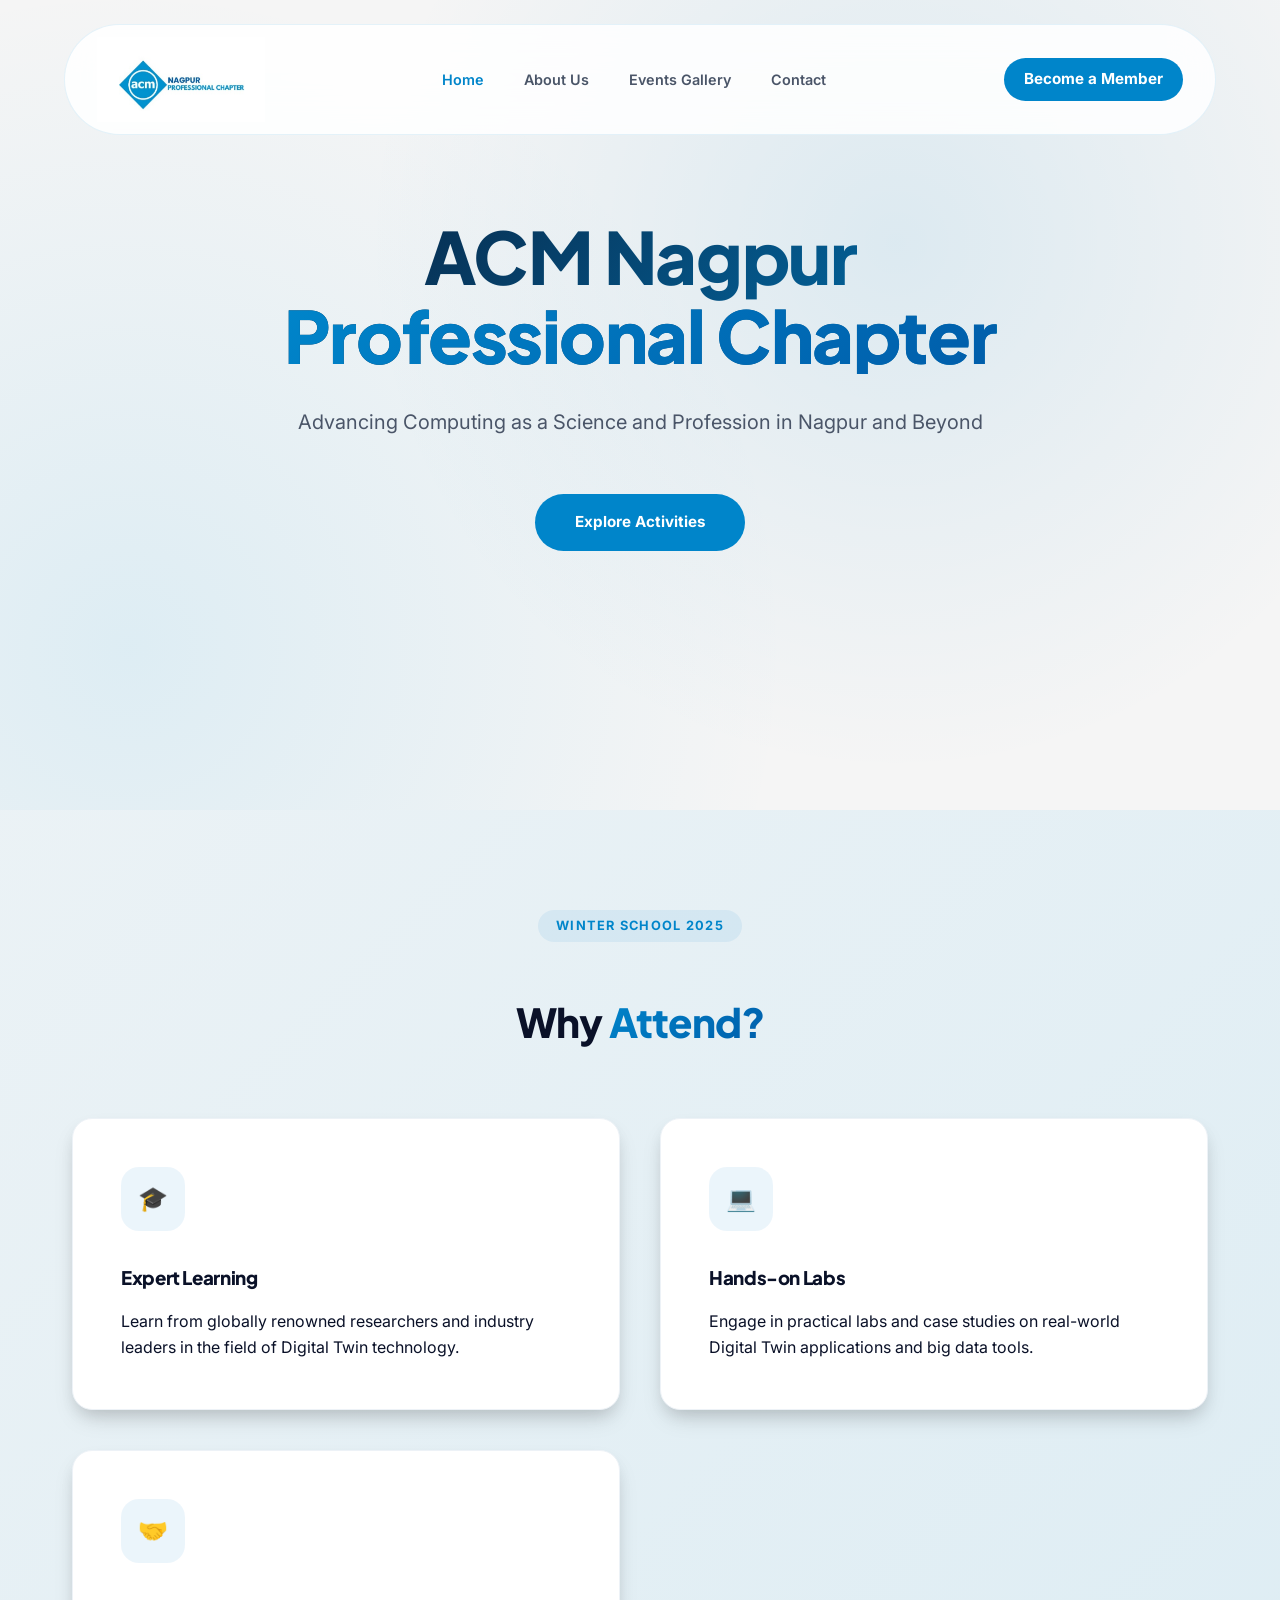
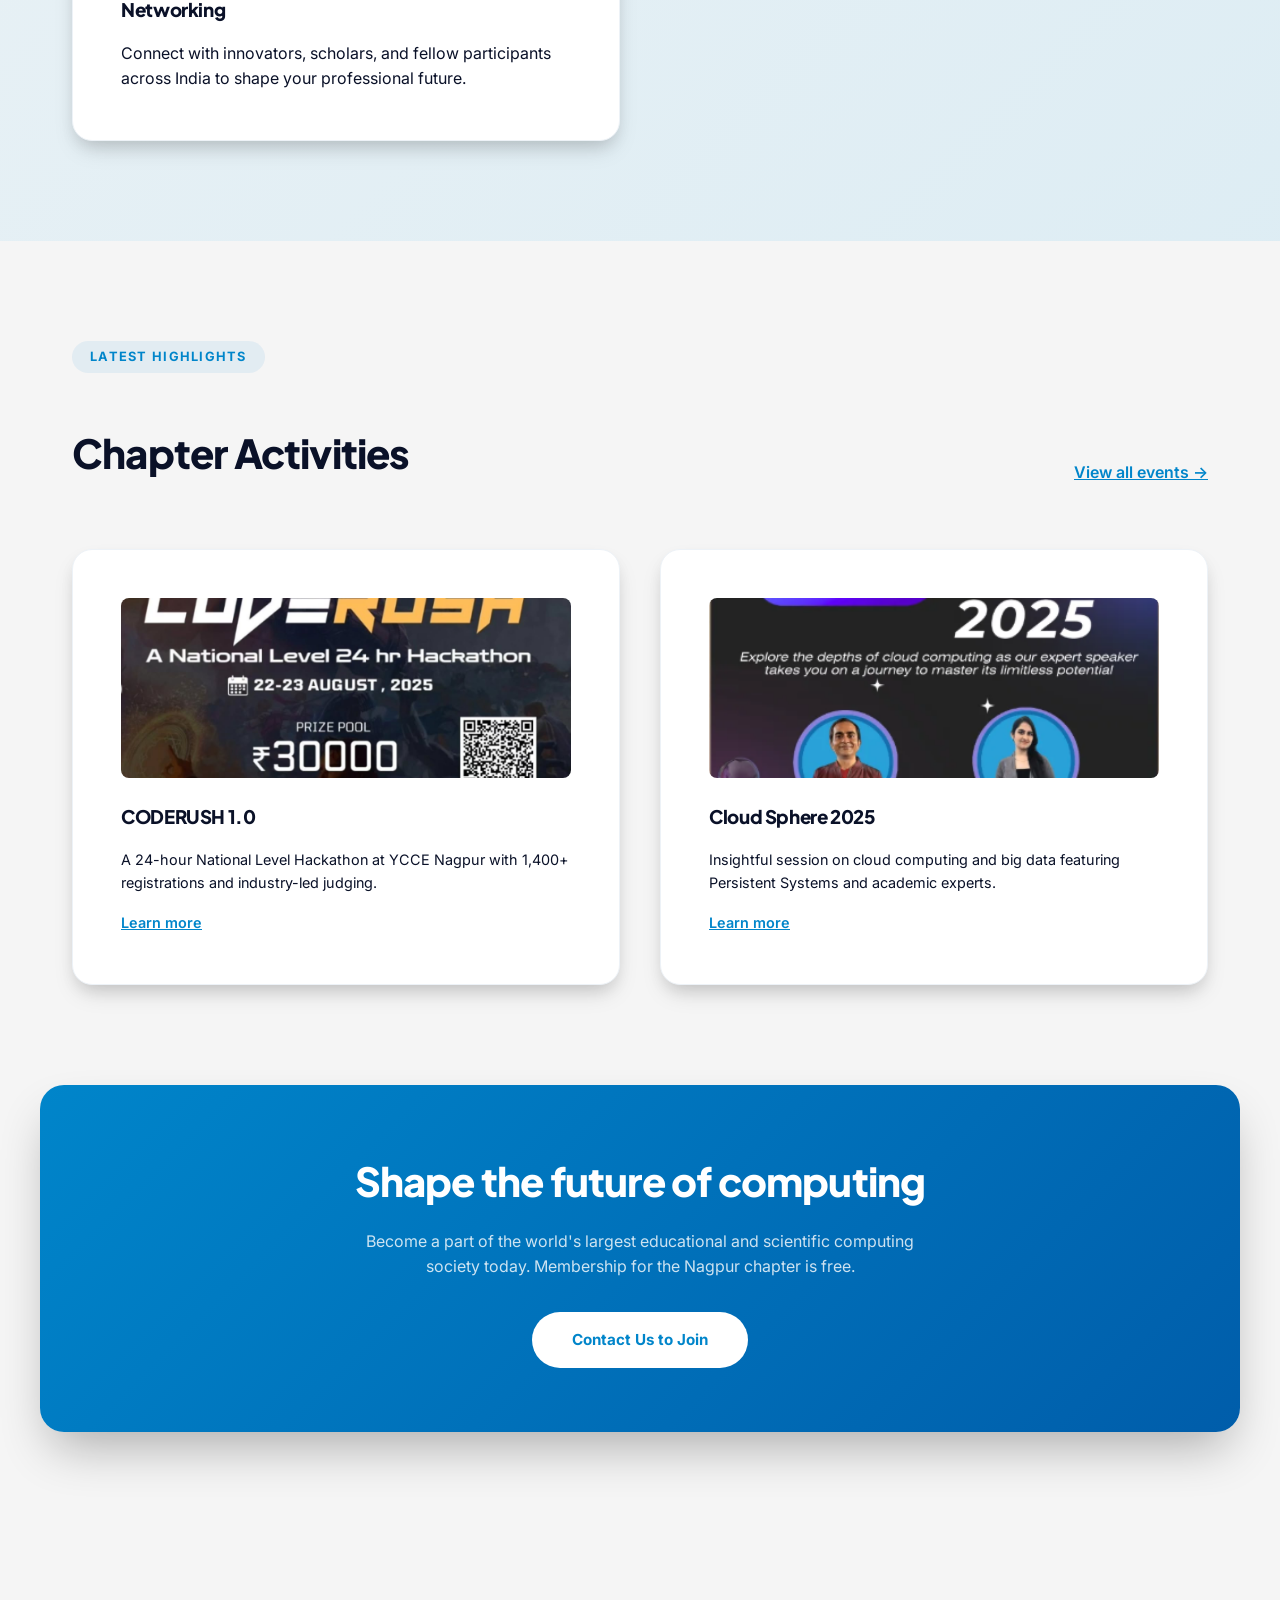
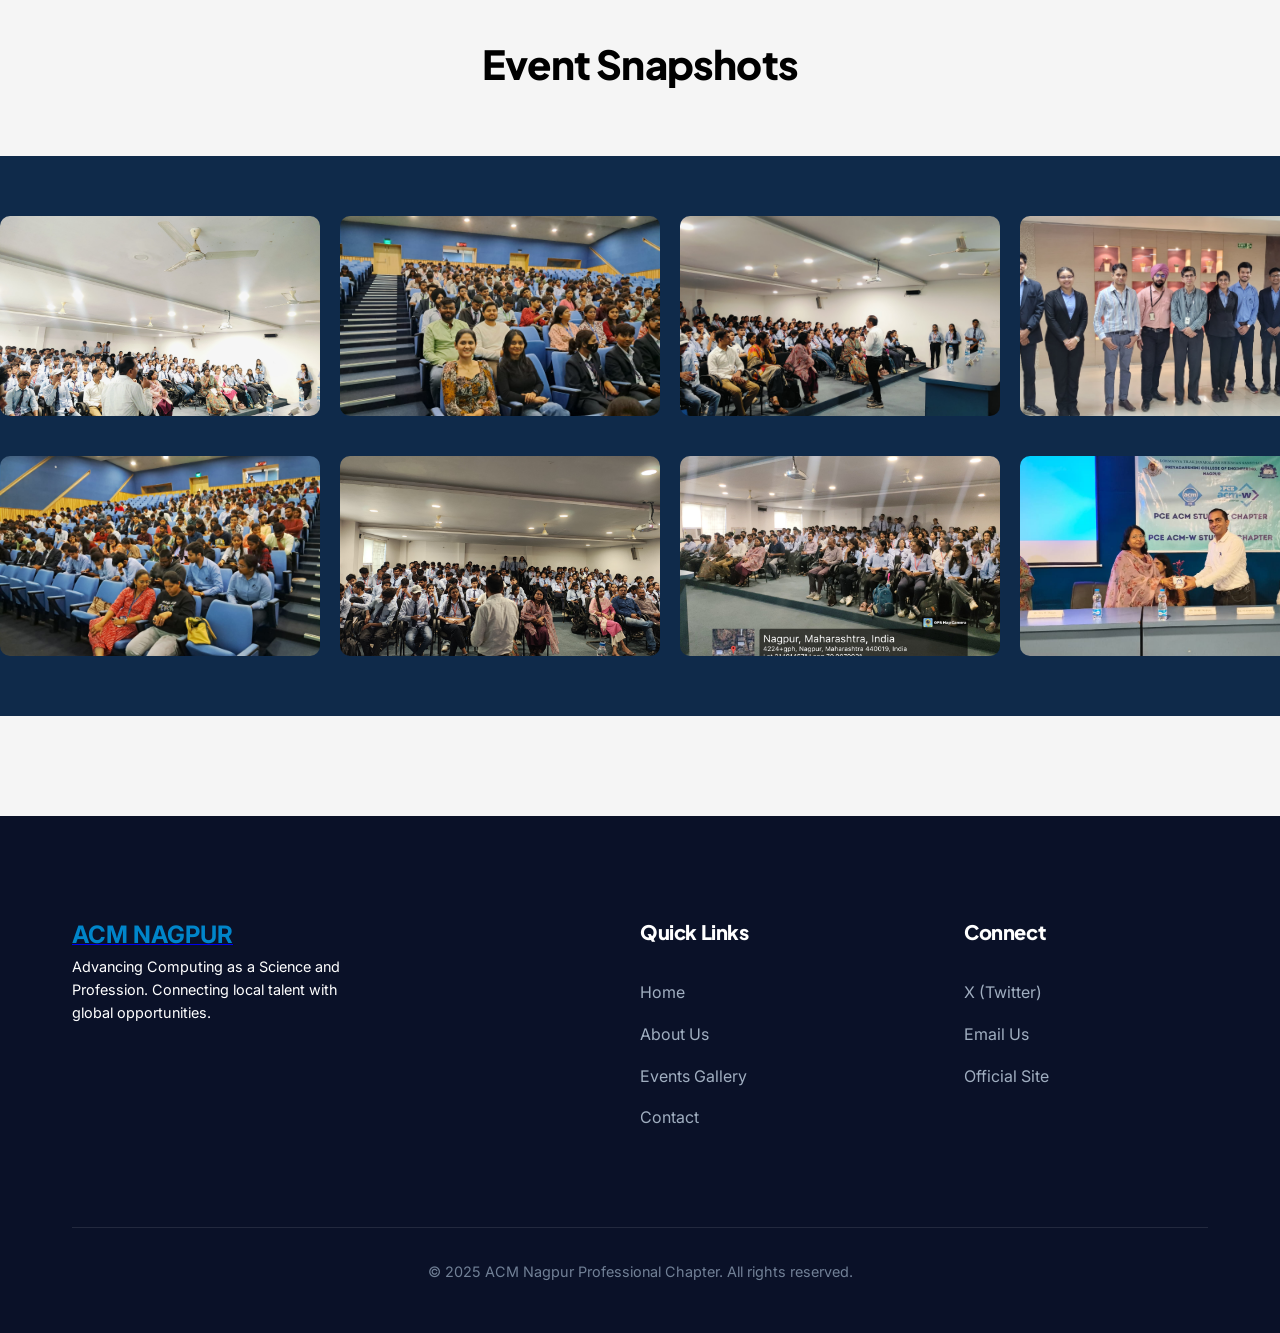
<file: index.html>
<!DOCTYPE html>
<html lang="en">
<head>
    <meta charset="UTF-8">
    <meta name="viewport" content="width=device-width, initial-scale=1.0">
    <title>ACM Nagpur | Advancing Computing as a Science & Profession</title>
    <meta name="description" content="Official website of ACM Nagpur Professional Chapter. Join us in engineering the future.">
    <link rel="stylesheet" href="styles.css">
</head>
<body>
    <nav class="nav">
        <div class="nav-container">
            <a href="index.html" class="logo-link" style="display: flex; align-items: center; text-decoration: none; overflow: visible;">
                <img src="images/acm_logo.png" alt="ACM Nagpur Logo" style="height: 85px; width: auto; display: block;">
            </a>
            <div class="nav-links">
                <a href="index.html" class="active">Home</a>
                <a href="about.html">About Us</a>
                <a href="events.html">Events Gallery</a>
                <a href="contact.html">Contact</a>
                <a href="contact.html" class="btn btn-primary mobile-only" style="margin-top: 1rem; display: none;">Become a Member</a>
            </div>
            <a href="contact.html" class="btn btn-primary" style="padding: 0.6rem 1.25rem;">Become a Member</a>
            <div class="menu-toggle" id="mobile-menu">
                <span></span>
                <span></span>
                <span></span>
            </div>
        </div>
    </nav>

    <header class="hero" style="background: radial-gradient(circle at 70% 30%, rgba(0, 133, 202, 0.1) 0%, rgba(255, 255, 255, 0) 50%), radial-gradient(circle at 10% 80%, rgba(14, 165, 233, 0.1) 0%, rgba(255, 255, 255, 0) 50%);">
        <div class="container">
            <h1 style="margin-top: 1rem;">ACM Nagpur<br><span class="premium-text">Professional Chapter</span></h1>
            <p>Advancing Computing as a Science and Profession in Nagpur and Beyond</p>
            <div style="display: flex; gap: 1rem; justify-content: center;">

                <a href="#activities" class="btn btn-primary">Explore Activities</a>
            </div>
        </div>
    </header>

    <section class="section section-gradient">
        <div class="container">
            <div style="text-align: center; margin-bottom: 4rem;">
                <span class="badge">Winter School 2025</span>
                <h2 style="font-size: 2.5rem; margin-top: 1rem;">Why <span class="premium-text">Attend?</span></h2>
            </div>
            <div class="card-grid">
                <div class="card">
                    <div class="icon-circle">🎓</div>
                    <h3>Expert Learning</h3>
                    <p style="color: var(--text-muted); margin-top: 1rem;">Learn from globally renowned researchers and industry leaders in the field of Digital Twin technology.</p>
                </div>
                <div class="card">
                    <div class="icon-circle">💻</div>
                    <h3>Hands-on Labs</h3>
                    <p style="color: var(--text-muted); margin-top: 1rem;">Engage in practical labs and case studies on real-world Digital Twin applications and big data tools.</p>
                </div>
                <div class="card">
                    <div class="icon-circle">🤝</div>
                    <h3>Networking</h3>
                    <p style="color: var(--text-muted); margin-top: 1rem;">Connect with innovators, scholars, and fellow participants across India to shape your professional future.</p>
                </div>
            </div>
        </div>
    </section>

    <section id="activities" class="section">
        <div class="container">
            <div style="display: flex; justify-content: space-between; align-items: flex-end; margin-bottom: 3rem;">
                <div>
                    <span class="badge">Latest Highlights</span>
                    <h2 style="font-size: 2.5rem; margin-top: 1rem;">Chapter Activities</h2>
                </div>
                <a href="events.html" style="color: var(--primary); font-weight: 600;">View all events →</a>
            </div>
            
            <div class="card-grid">
                <div class="card">
                    <div style="margin-bottom: 1.5rem; background: #f1f5f9; border-radius: 8px; height: 180px; display: flex; align-items: center; justify-content: center; overflow: hidden;">
                        <img src="images/YCCE-acm.png" alt="CodeRush" style="width: 100%; height: 100%; object-fit: cover;" onerror="this.src='https://via.placeholder.com/400x200?text=CODERUSH+1.0'">
                    </div>
                    <h3>CODERUSH 1.0</h3>
                    <p style="color: var(--text-muted); font-size: 0.9rem; margin: 1rem 0;">A 24-hour National Level Hackathon at YCCE Nagpur with 1,400+ registrations and industry-led judging.</p>
                    <a href="events.html" style="color: var(--primary); font-weight: 600; font-size: 0.9rem;">Learn more</a>
                </div>

                <div class="card">
                    <div style="margin-bottom: 1.5rem; background: #f1f5f9; border-radius: 8px; height: 180px; display: flex; align-items: center; justify-content: center; overflow: hidden;">
                        <img src="images/JIT_acm.png" alt="Cloud Sphere" style="width: 100%; height: 100%; object-fit: cover;" onerror="this.src='https://via.placeholder.com/400x200?text=Cloud+Sphere+2025'">
                    </div>
                    <h3>Cloud Sphere 2025</h3>
                    <p style="color: var(--text-muted); font-size: 0.9rem; margin: 1rem 0;">Insightful session on cloud computing and big data featuring Persistent Systems and academic experts.</p>
                    <a href="events.html" style="color: var(--primary); font-weight: 600; font-size: 0.9rem;">Learn more</a>
                </div>
            </div>
        </div>
    </section>


    <section class="section" style="padding: 0; margin-bottom: 100px;">
        <div class="container" style="background: var(--premium-blue-gradient); border-radius: 24px; padding: 4rem; text-align: center; color: white; box-shadow: var(--shadow-lg);">
            <h2 style="color: white; font-size: 2.5rem; margin-bottom: 1rem;">Shape the future of computing</h2>
            <p style="color: rgba(255,255,255,0.8); margin-bottom: 2rem; max-width: 600px; margin-left: auto; margin-right: auto;">Become a part of the world's largest educational and scientific computing society today. Membership for the Nagpur chapter is free.</p>
            <a href="contact.html" class="btn btn-outline" style="background: white; color: var(--primary); border: none; font-weight: 700;">Contact Us to Join</a>
        </div>
    </section>

    <section class="section_event_gallery">

    <h2 class="event-gallery-title">Event Snapshots</h2>

    <div class="gallery-wrapper">

        <!-- Row 1 -->
        <div class="gallery-row row-left">

            <div class="gallery-track">

                <img src="images/image1.jpg" class="gallery-img">
                <img src="images/image2.jpg" class="gallery-img">
                <img src="images/image3.jpg" class="gallery-img">
                <img src="images/image4.jpg" class="gallery-img">
                <img src="images/image5.jpg" class="gallery-img">
                <img src="images/image6.jpg" class="gallery-img">
                <img src="images/image8.jpg" class="gallery-img">
                <img src="images/image9.jpg" class="gallery-img">
                <img src="images/image10.jpg" class="gallery-img">
                <img src="images/Persistent_visit.jpg" class="gallery-img">
                <img src="images/RBU.jpg" class="gallery-img">
                <img src="images/Winter_school.jpg" class="gallery-img">


                <!-- duplicate for seamless scroll -->
                <img src="images/image1.jpg" class="gallery-img">
                <img src="images/image2.jpg" class="gallery-img">
                <img src="images/image3.jpg" class="gallery-img">
                <img src="images/image4.jpg" class="gallery-img">
                <img src="images/image5.jpg" class="gallery-img">
                <img src="images/image6.jpg" class="gallery-img">
                <img src="images/image8.jpg" class="gallery-img">
                <img src="images/image9.jpg" class="gallery-img">
                <img src="images/image10.jpg" class="gallery-img">
                <img src="images/Persistent_visit.jpg" class="gallery-img">
                <img src="images/RBU.jpg" class="gallery-img">
                <img src="images/Winter_school.jpg" class="gallery-img">






            </div>

        </div>


        <!-- Row 2 -->
        <div class="gallery-row row-right">

            <div class="gallery-track">

                <img src="images/image11.jpg" class="gallery-img">
                <img src="images/image12.jpg" class="gallery-img">
                <img src="images/image13.jpg" class="gallery-img">
                <img src="images/image14.jpg" class="gallery-img">
                <img src="images/image15.jpg" class="gallery-img">
                <img src="images/image16.jpg" class="gallery-img">
                <img src="images/image17.jpg" class="gallery-img">
                <img src="images/image18.jpg" class="gallery-img">
                <img src="images/image19.jpg" class="gallery-img">
                <img src="images/image20.jpg" class="gallery-img">
                <img src="images/Winter_school1.jpg" class="gallery-img">
                <img src="images/RBU1.jpg" class="gallery-img">
                <img src="images/RBU2.jpg" class="gallery-img">


                <!-- duplicate -->
                <img src="images/image11.jpg" class="gallery-img">
                <img src="images/image12.jpg" class="gallery-img">
                <img src="images/image13.jpg" class="gallery-img">
                <img src="images/image14.jpg" class="gallery-img">
                <img src="images/image15.jpg" class="gallery-img">
                <img src="images/image16.jpg" class="gallery-img">
                <img src="images/image17.jpg" class="gallery-img">
                <img src="images/image18.jpg" class="gallery-img">
                <img src="images/image19.jpg" class="gallery-img">
                <img src="images/image20.jpg" class="gallery-img">
                <img src="images/Winter_school1.jpg" class="gallery-img">
                <img src="images/RBU1.jpg" class="gallery-img">
                <img src="images/RBU2.jpg" class="gallery-img">

            </div>

        </div>

    </div>

</section>


    <footer class="footer">
        <div class="container">
            <div class="footer-top">
                <div class="footer-column" style="max-width: 300px;">
                    <a href="index.html" class="logo-link" style="margin-bottom: 1.5rem;">
                        <span style="font-weight: 700; color: var(--primary); font-size: 1.5rem;">ACM NAGPUR</span>
                    </a>
                    <p style="color: var(--text-muted); font-size: 0.9rem;">Advancing Computing as a Science and Profession. Connecting local talent with global opportunities.</p>
                </div>
                <div class="footer-column">
                    <h4>Quick Links</h4>
                    <ul class="footer-links">
                        <li><a href="index.html">Home</a></li>
                        <li><a href="about.html">About Us</a></li>
                        <li><a href="events.html">Events Gallery</a></li>
                        <li><a href="contact.html">Contact</a></li>
                    </ul>
                </div>
                <div class="footer-column">
                    <h4>Connect</h4>
                    <ul class="footer-links">
                        <li><a href="https://x.com/NagpurACM" target="_blank">X (Twitter)</a></li>
                        <li><a href="mailto:nagpur_acm@gmail.com">Email Us</a></li>
                        <li><a href="https://nagpur.acm.org/wp/" target="_blank">Official Site</a></li>
                    </ul>
                </div>
            </div>
            <div class="footer-bottom">
                <p>&copy; 2025 ACM Nagpur Professional Chapter. All rights reserved.</p>
            </div>
        </div>
    </footer>

    <script src="script.js"></script>
    <div class="image-modal" id="imageModal">
    <span class="close-modal">&times;</span>
    <img class="modal-image" id="modalImage">
</div>

<script>

const modal = document.getElementById("imageModal");
const modalImg = document.getElementById("modalImage");
const images = document.querySelectorAll(".gallery-img");
const closeBtn = document.querySelector(".close-modal");

images.forEach(img => {
    img.addEventListener("click", function(){
        modal.style.display = "flex";
        modalImg.src = this.src;
    });
});

closeBtn.onclick = function(){
    modal.style.display = "none";
}

modal.onclick = function(e){
    if(e.target === modal){
        modal.style.display = "none";
    }
}

</script>
</body>
</html>
</file>
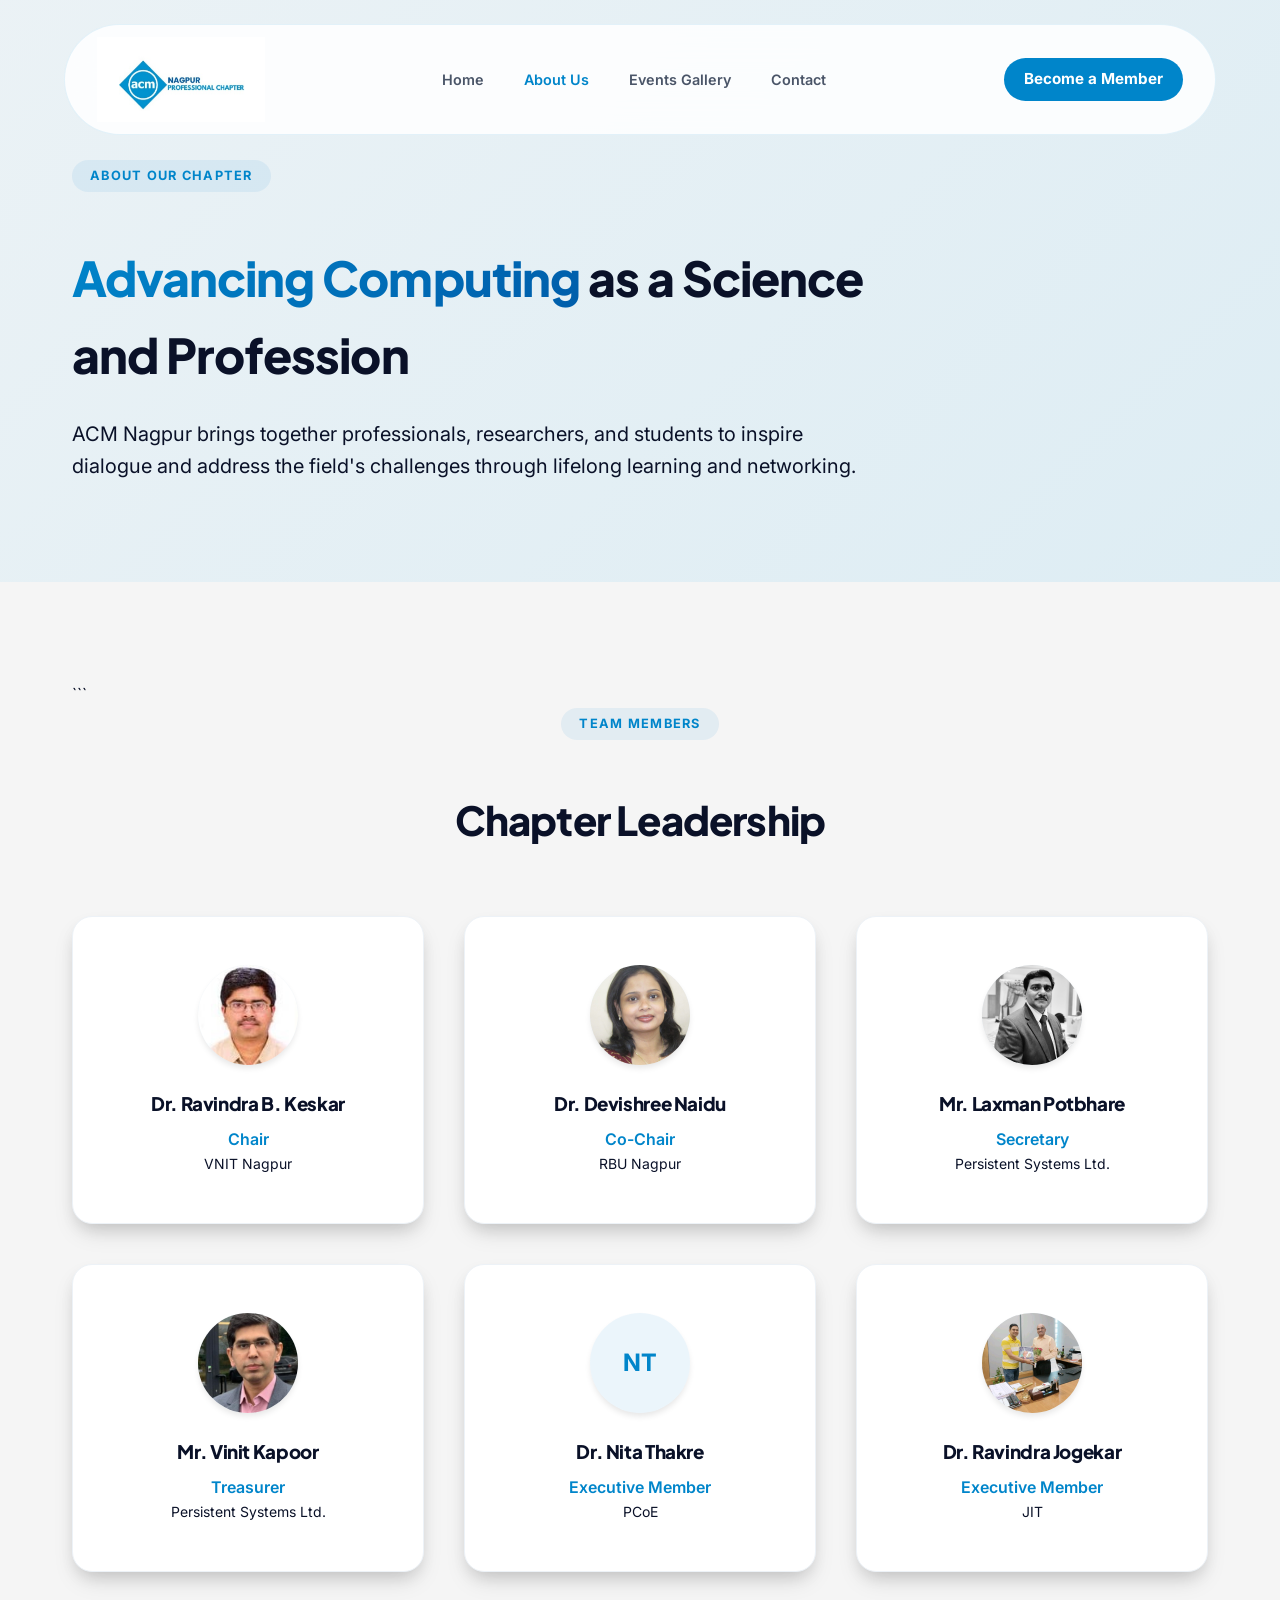
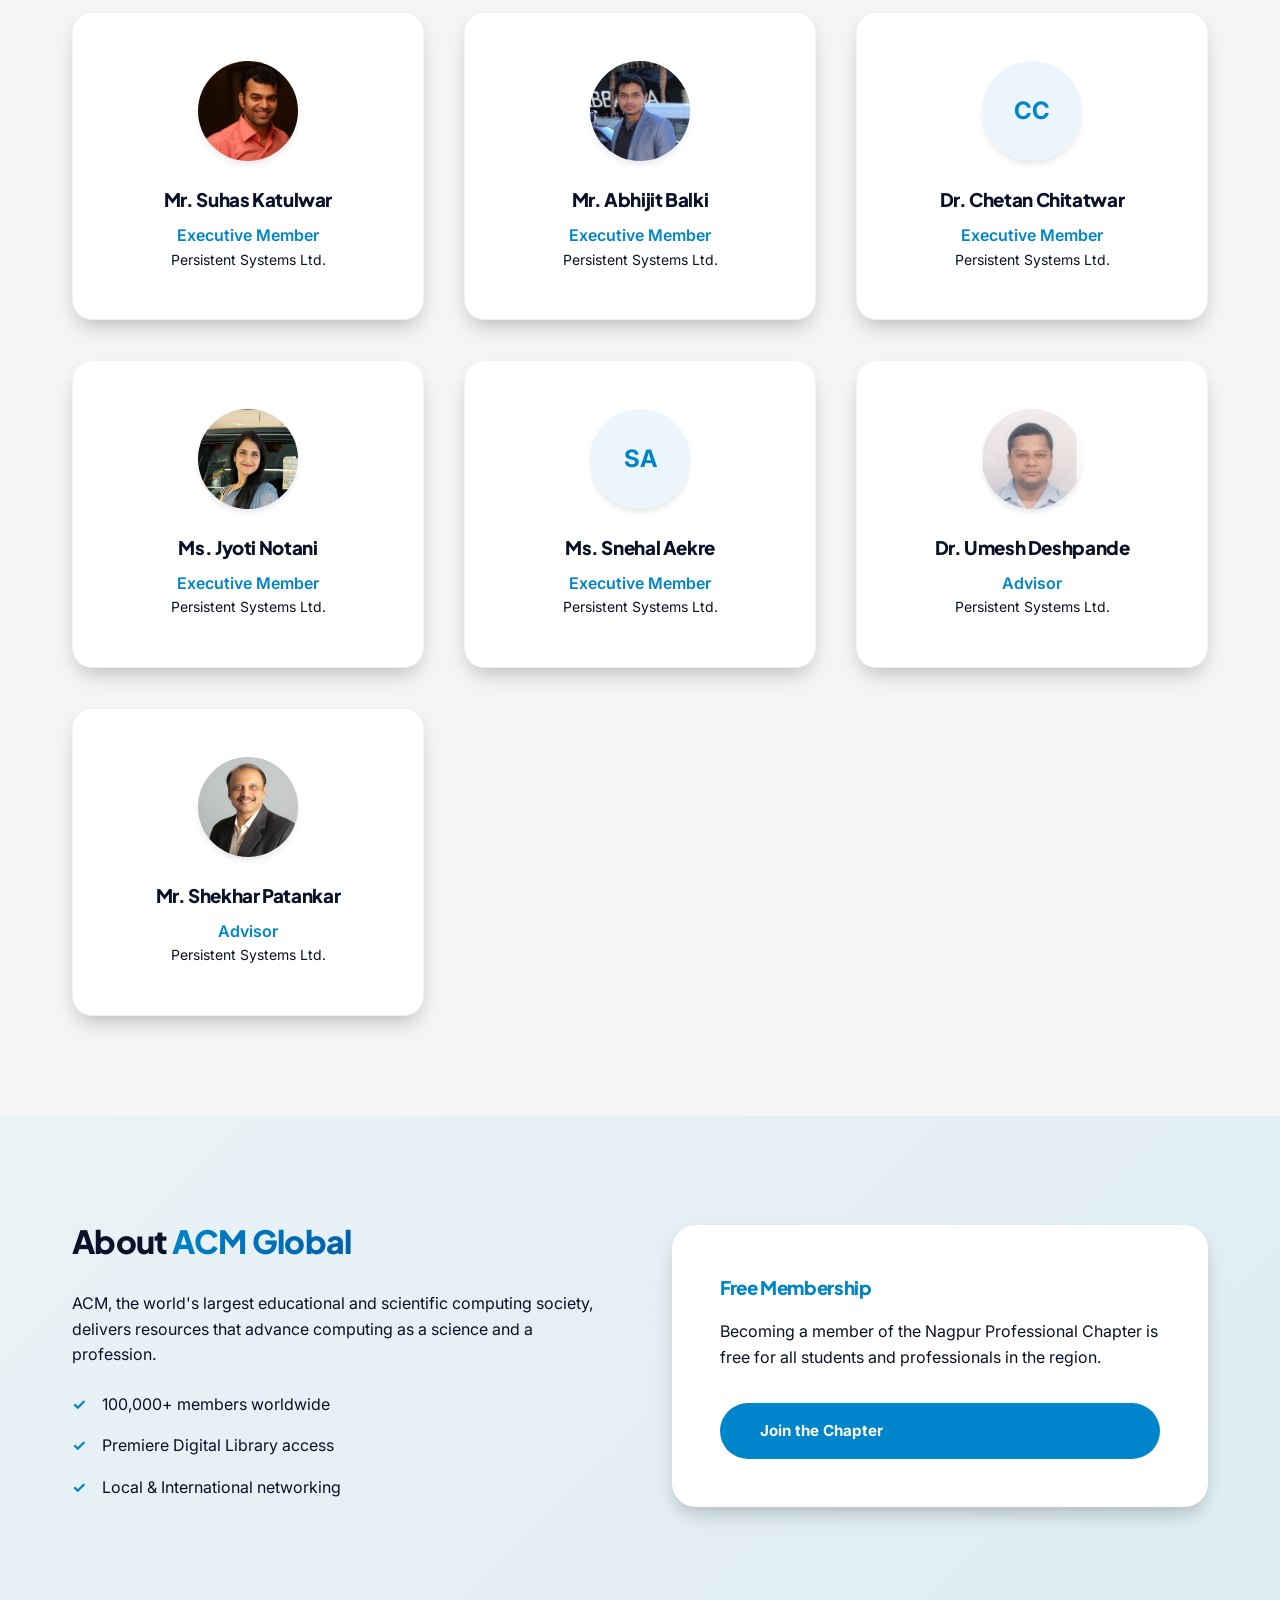
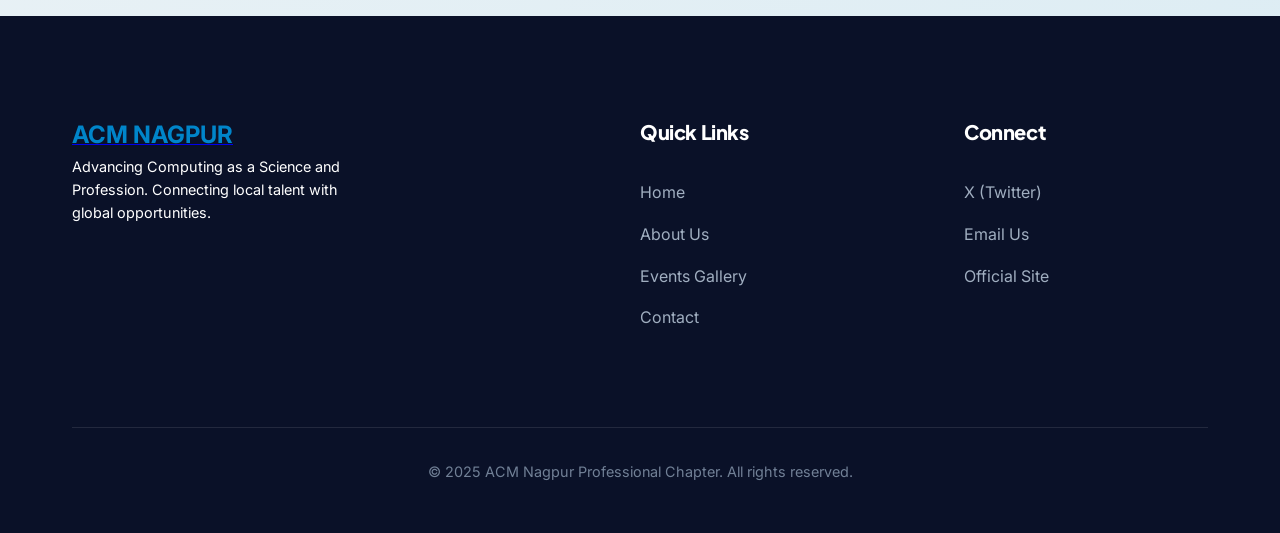
<file: about.html>
<!DOCTYPE html>
<html lang="en">
<head>
    <meta charset="UTF-8">
    <meta name="viewport" content="width=device-width, initial-scale=1.0">
    <title>About Us | ACM Nagpur Professional Chapter</title>
    <link rel="stylesheet" href="styles.css">
</head>
<body>
    <nav class="nav">
        <div class="nav-container">
            <a href="index.html" class="logo-link" style="display: flex; align-items: center; text-decoration: none; overflow: visible;">
                <img src="images/acm_logo.png" alt="ACM Nagpur Logo" style="height: 85px; width: auto; display: block;">
            </a>
            <div class="nav-links">
                <a href="index.html">Home</a>
                <a href="about.html" class="active">About Us</a>
                <a href="events.html">Events Gallery</a>
                <a href="contact.html">Contact</a>
                <a href="contact.html" class="btn btn-primary mobile-only" style="margin-top: 1rem; display: none;">Become a Member</a>
            </div>
            <a href="contact.html" class="btn btn-primary" style="padding: 0.6rem 1.25rem;">Become a Member</a>
            <div class="menu-toggle" id="mobile-menu">
                <span></span>
                <span></span>
                <span></span>
            </div>
        </div>
    </nav>

    <header class="section section-gradient" style="padding-top: 10rem;">
        <div class="container">
            <div style="max-width: 800px;">
                <span class="badge">About Our Chapter</span>
                <h1 style="font-size: 3rem; margin-top: 1rem;"><span class="premium-text">Advancing Computing</span> as a Science and Profession</h1>
                <p style="font-size: 1.25rem; color: var(--text-muted); margin-top: 1.5rem;">
                    ACM Nagpur brings together professionals, researchers, and students to inspire dialogue and address the field's challenges through lifelong learning and networking.
                </p>
            </div>
        </div>
    </header>


 <section class="section">
    <div class="container">

```
    <div style="text-align: center; margin-bottom: 4rem;">
        <span class="badge">Team Members</span>
        <h2 style="font-size: 2.5rem; margin-top: 1rem;">Chapter Leadership</h2>
    </div>

    <div class="team-grid">

        <div class="team-card">
            <div class="avatar">
                <img src="images/Ravindra Keskar.jpg" alt="Dr. Ravindra B. Keskar">
            </div>
            <h3>Dr. Ravindra B. Keskar</h3>
            <p style="color: var(--primary); font-weight: 600; margin-top: 0.5rem;">Chair</p>
            <p style="font-size: 0.875rem;">VNIT Nagpur</p>
        </div>


         <div class="team-card">
            <div class="avatar">
                <img src="images/Devishree Naidu.jpg" alt="Dr. Devishree Naidu">
            </div>
            <h3>Dr. Devishree Naidu</h3>
            <p style="color: var(--primary); font-weight: 600; margin-top: 0.5rem;">Co-Chair</p>
            <p style="font-size: 0.875rem;">RBU Nagpur</p>
        </div>

                <div class="team-card">
            <div class="avatar">
                <img src="images/Laxman Potbhare.jpg" alt="Mr. Laxman Potbhare">
            </div>
            <h3>Mr. Laxman Potbhare</h3>
            <p style="color: var(--primary); font-weight: 600; margin-top: 0.5rem;">Secretary</p>
            <p style="font-size: 0.875rem;">Persistent Systems Ltd.</p>
        </div>


        <div class="team-card">
            <div class="avatar">
                <img src="images/Vinit Kapoor.jpg" alt="Mr. Vinit Kapoor">
            </div>
            <h3>Mr. Vinit Kapoor</h3>
            <p style="color: var(--primary); font-weight: 600; margin-top: 0.5rem;">Treasurer</p>
            <p style="font-size: 0.875rem;">Persistent Systems Ltd.</p>
        </div>    

        <div class="team-card">
            <div class="avatar">NT</div>
            <h3>Dr. Nita Thakre</h3>
            <p style="color: var(--primary); font-weight: 600; margin-top: 0.5rem;">Executive Member</p>
            <p style="font-size: 0.875rem;">PCoE</p>
        </div>

          <div class="team-card">
            <div class="avatar">
                <img src="images/RJ.jpg" alt="Dr. Ravindra Jogekar">
            </div>
            <h3>Dr. Ravindra Jogekar</h3>
            <p style="color: var(--primary); font-weight: 600; margin-top: 0.5rem;">Executive Member</p>
            <p style="font-size: 0.875rem;">JIT</p>
        </div> 

            <div class="team-card">
                <div class="avatar">
                    <img src="images/SK.jpg" alt="Mr. Suhas Katulwar">
                </div>
                <h3>Mr. Suhas Katulwar</h3>
                <p style="color: var(--primary); font-weight: 600; margin-top: 0.5rem;">Executive Member</p>
                <p style="font-size: 0.875rem;">Persistent Systems Ltd.</p>
            </div>

                <div class="team-card">
                    <div class="avatar">
                        <img src="images/AB.jpg" alt="Mr. Abhijit Balki">
                    </div>
                    <h3>Mr. Abhijit Balki</h3>
                    <p style="color: var(--primary); font-weight: 600; margin-top: 0.5rem;">Executive Member</p>
                    <p style="font-size: 0.875rem;">Persistent Systems Ltd.</p>
                </div>

  <div class="team-card">
            <div class="avatar">CC</div>
            <h3>Dr. Chetan Chitatwar</h3>
            <p style="color: var(--primary); font-weight: 600; margin-top: 0.5rem;">Executive Member</p>
            <p style="font-size: 0.875rem;">Persistent Systems Ltd.</p>
        </div>



            <div class="team-card">
                <div class="avatar">
                    <img src="images/JN.png" alt="Ms. Jyoti Notani">
                </div>
                <h3>Ms. Jyoti Notani</h3>
                <p style="color: var(--primary); font-weight: 600; margin-top: 0.5rem;">Executive Member</p>
                <p style="font-size: 0.875rem;">Persistent Systems Ltd.</p>
            </div>

            <div class="team-card">
            <div class="avatar">SA</div>
            <h3>Ms. Snehal Aekre</h3>
            <p style="color: var(--primary); font-weight: 600; margin-top: 0.5rem;">Executive Member</p>
            <p style="font-size: 0.875rem;">Persistent Systems Ltd.</p>
        </div>

  <div class="team-card">
                <div class="avatar">
                    <img src="images/UD.jpg" alt="Dr. Umesh Deshpande">
                </div>
                <h3>Dr. Umesh Deshpande</h3>
                <p style="color: var(--primary); font-weight: 600; margin-top: 0.5rem;"> Advisor</p>
                <p style="font-size: 0.875rem;">Persistent Systems Ltd.</p>
            </div>


              <div class="team-card">
                <div class="avatar">
                    <img src="images/SP.jpg" alt="Mr. Shekhar Patankar">
                </div>
                <h3>Mr. Shekhar Patankar</h3>
                <p style="color: var(--primary); font-weight: 600; margin-top: 0.5rem;"> Advisor</p>
                <p style="font-size: 0.875rem;">Persistent Systems Ltd.</p>
            </div>





        </div>

</div>

</section>

    </section>

    <section class="section section-gradient">
        <div class="container">
            <div style="display: grid; grid-template-columns: 1fr 1fr; gap: 4rem; align-items: center;">
                <div>
                    <h2 style="font-size: 2rem; margin-bottom: 1.5rem;">About <span class="premium-text">ACM Global</span></h2>
                    <p style="color: var(--text-muted); margin-bottom: 1.5rem;">
                        ACM, the world's largest educational and scientific computing society, delivers resources that advance computing as a science and a profession.
                    </p>
                    <ul style="list-style: none;">
                        <li style="display: flex; gap: 1rem; margin-bottom: 1rem;">
                            <span style="color: var(--primary); font-weight: bold;">✓</span>
                            <span>100,000+ members worldwide</span>
                        </li>
                        <li style="display: flex; gap: 1rem; margin-bottom: 1rem;">
                            <span style="color: var(--primary); font-weight: bold;">✓</span>
                            <span>Premiere Digital Library access</span>
                        </li>
                        <li style="display: flex; gap: 1rem; margin-bottom: 1rem;">
                            <span style="color: var(--primary); font-weight: bold;">✓</span>
                            <span>Local & International networking</span>
                        </li>
                    </ul>
                </div>
                <div style="background: white; padding: 3rem; border-radius: 24px; border: 1px solid var(--border-color); box-shadow: var(--shadow-md);">
                    <h3 style="color: var(--primary); margin-bottom: 1rem;">Free Membership</h3>
                    <p style="color: var(--text-muted); margin-bottom: 2rem;">Becoming a member of the Nagpur Professional Chapter is free for all students and professionals in the region.</p>
                    <a href="contact.html" class="btn btn-primary" style="width: 100%; font-weight: 700;">Join the Chapter</a>
                </div>
            </div>
        </div>
    </section>

    <footer class="footer">
        <div class="container">
            <div class="footer-top">
                <div class="footer-column" style="max-width: 300px;">
                    <a href="index.html" class="logo-link" style="margin-bottom: 1.5rem;">
                        <span style="font-weight: 700; color: var(--primary); font-size: 1.5rem;">ACM NAGPUR</span>
                    </a>
                    <p style="color: var(--text-muted); font-size: 0.9rem;">Advancing Computing as a Science and Profession. Connecting local talent with global opportunities.</p>
                </div>
                <div class="footer-column">
                    <h4>Quick Links</h4>
                    <ul class="footer-links">
                        <li><a href="index.html">Home</a></li>
                        <li><a href="about.html">About Us</a></li>
                        <li><a href="events.html">Events Gallery</a></li>
                        <li><a href="contact.html">Contact</a></li>
                    </ul>
                </div>
                <div class="footer-column">
                    <h4>Connect</h4>
                    <ul class="footer-links">
                        <li><a href="https://x.com/NagpurACM" target="_blank">X (Twitter)</a></li>
                        <li><a href="mailto:nagpur_acm@gmail.com">Email Us</a></li>
                        <li><a href="https://nagpur.acm.org/wp/" target="_blank">Official Site</a></li>
                    </ul>
                </div>
            </div>
            <div class="footer-bottom">
                <p>&copy; 2025 ACM Nagpur Professional Chapter. All rights reserved.</p>
            </div>
        </div>
    </footer>

    <script src="script.js"></script>
</body>
</html>
</file>
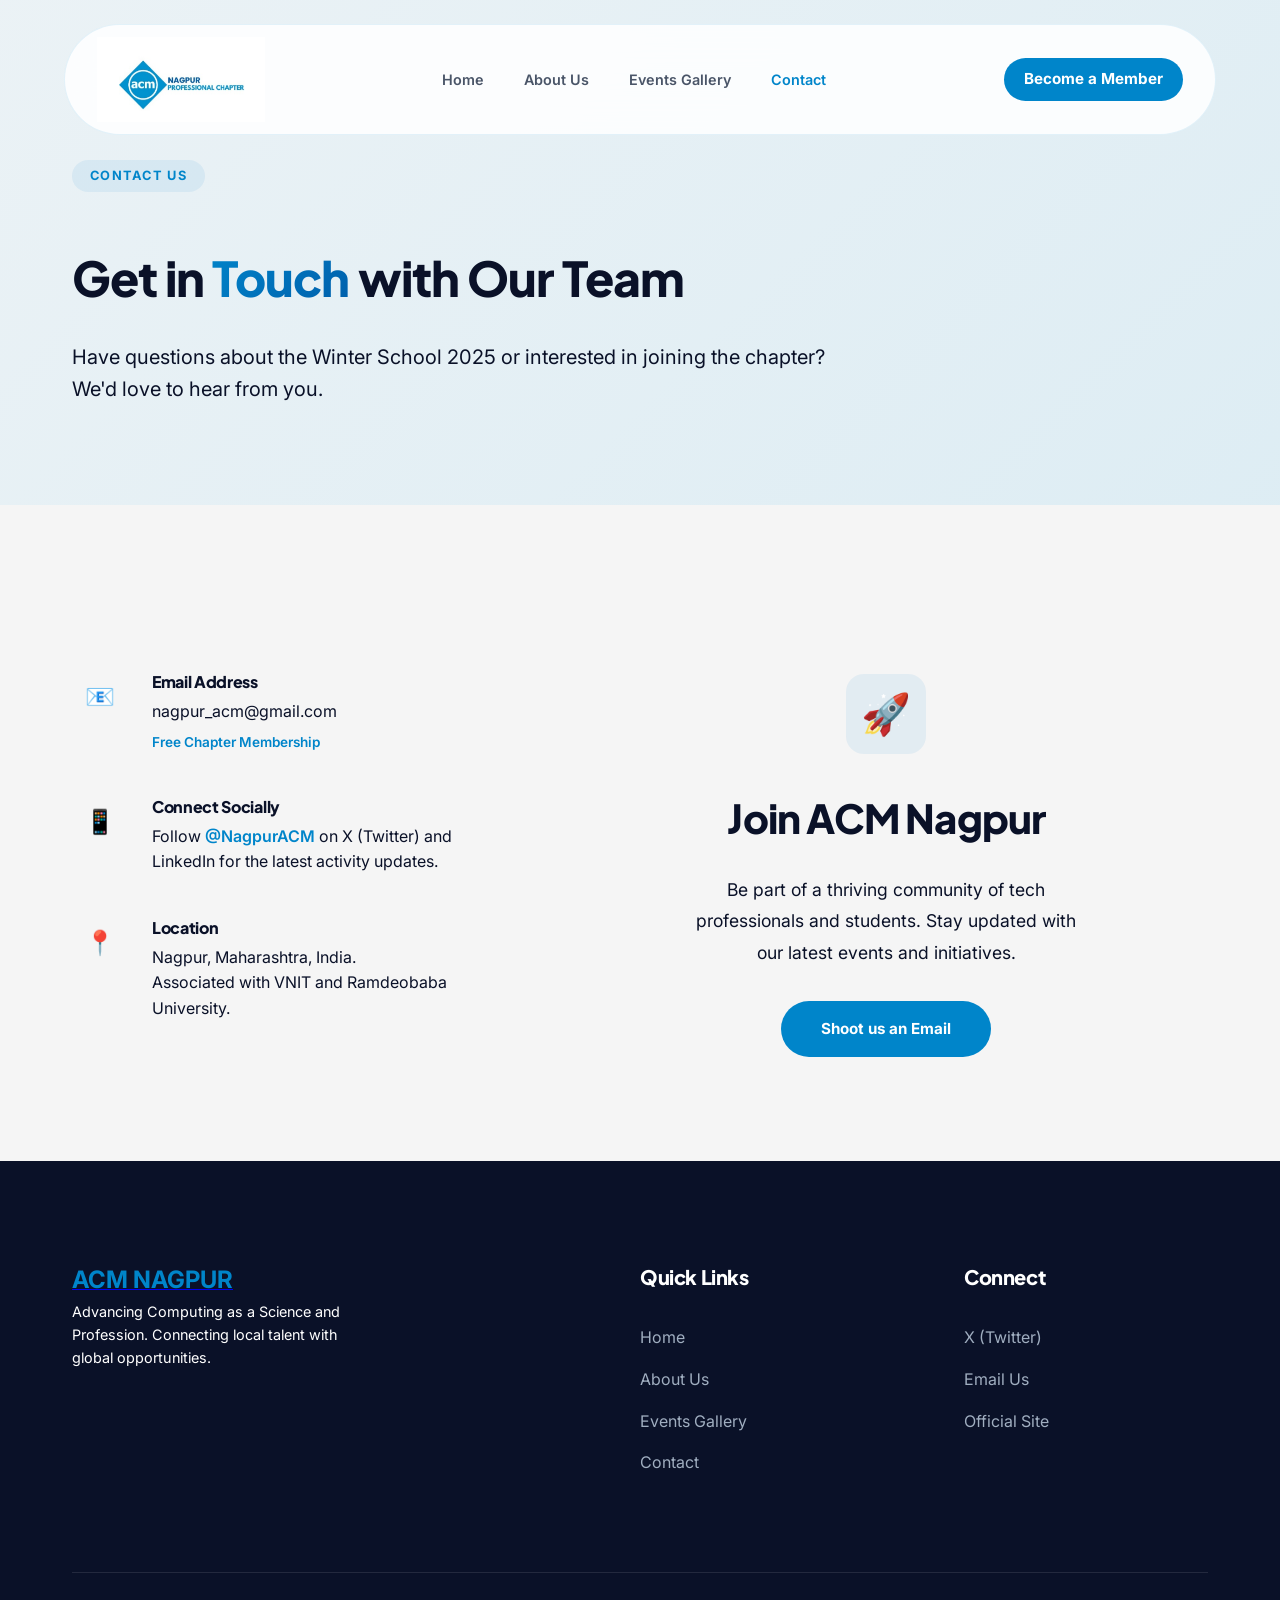
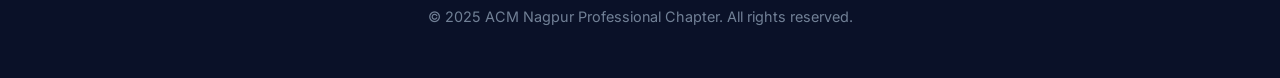
<file: contact.html>
<!DOCTYPE html>
<html lang="en">
<head>
    <meta charset="UTF-8">
    <meta name="viewport" content="width=device-width, initial-scale=1.0">
    <title>Contact Us | ACM Nagpur Professional Chapter</title>
    <link rel="stylesheet" href="styles.css">
    <style>
        .contact-grid {
            display: grid;
            grid-template-columns: 1fr 1.5fr;
            gap: 4rem;
            margin-top: 4rem;
        }
        .contact-info-card {
            display: flex;
            gap: 1.5rem;
            margin-bottom: 2.5rem;
        }
        .icon-square {
            width: 56px;
            height: 56px;
            background: var(--primary-light);
            border-radius: 12px;
            display: flex;
            align-items: center;
            justify-content: center;
            color: var(--primary);
            font-size: 1.5rem;
            flex-shrink: 0;
        }
        .form-group {
            margin-bottom: 1.5rem;
        }
        .form-group label {
            display: block;
            font-weight: 600;
            margin-bottom: 0.5rem;
            font-size: 0.9rem;
        }
        .form-control {
            width: 100%;
            padding: 0.75rem 1rem;
            border: 1px solid var(--border-color);
            border-radius: 8px;
            font-family: inherit;
            outline: none;
            transition: var(--transition);
        }
        .form-control:focus {
            border-color: var(--primary);
            box-shadow: 0 0 0 3px var(--primary-light);
        }
        @media (max-width: 992px) {
            .contact-grid { grid-template-columns: 1fr; }
        }
    </style>
</head>
<body>
    <nav class="nav">
        <div class="nav-container">
            <a href="index.html" class="logo-link" style="display: flex; align-items: center; text-decoration: none; overflow: visible;">
                <img src="images/acm_logo.png" alt="ACM Nagpur Logo" style="height: 85px; width: auto; display: block;">
            </a>
            <div class="nav-links">
                <a href="index.html">Home</a>
                <a href="about.html">About Us</a>
                <a href="events.html">Events Gallery</a>
                <a href="contact.html" class="active">Contact</a>
                <a href="contact.html" class="btn btn-primary mobile-only" style="margin-top: 1rem; display: none;">Become a Member</a>
            </div>
            <a href="contact.html" class="btn btn-primary" style="padding: 0.6rem 1.25rem;">Become a Member</a>
            <div class="menu-toggle" id="mobile-menu">
                <span></span>
                <span></span>
                <span></span>
            </div>
        </div>
    </nav>

    <header class="section section-gradient" style="padding-top: 10rem;">
        <div class="container">
            <div style="max-width: 800px;">
                <span class="badge">Contact Us</span>
                <h1 style="font-size: 3rem; margin-top: 1rem;">Get in <span class="premium-text">Touch</span> with Our Team</h1>
                <p style="font-size: 1.25rem; color: var(--text-muted); margin-top: 1.5rem;">
                    Have questions about the Winter School 2025 or interested in joining the chapter? We'd love to hear from you.
                </p>
            </div>
        </div>
    </header>

    <section class="section">
        <div class="container">
            <div class="contact-grid">
                <div>
                    <div class="contact-info-card">
                        <div class="icon-square">📧</div>
                        <div>
                            <h4>Email Address</h4>
                            <p style="color: var(--text-muted); margin-top: 0.25rem;"><a href="mailto:nagpur_acm@gmail.com" style="color: inherit; text-decoration: none;">nagpur_acm@gmail.com</a></p>
                            <p style="color: var(--primary); font-size: 0.85rem; font-weight: 600; margin-top: 0.5rem;">Free Chapter Membership</p>
                        </div>
                    </div>

                    <div class="contact-info-card">
                        <div class="icon-square">📱</div>
                        <div>
                            <h4>Connect Socially</h4>
                            <p style="color: var(--text-muted); margin-top: 0.25rem;">Follow <a href="https://x.com/NagpurACM" target="_blank" style="color: var(--primary); font-weight: 600; text-decoration: none;">@NagpurACM</a> on X (Twitter) and LinkedIn for the latest activity updates.</p>
                        </div>
                    </div>

                    <div class="contact-info-card">
                        <div class="icon-square">📍</div>
                        <div>
                            <h4>Location</h4>
                            <p style="color: var(--text-muted); margin-top: 0.25rem;">Nagpur, Maharashtra, India. <br>Associated with VNIT and Ramdeobaba University.</p>
                        </div>
                    </div>
                </div>

                <!-- Form removed as requested -->
                <div style="display: flex; flex-direction: column; justify-content: center; align-items: center; text-align: center; height: 100%;">
                    <div class="icon-circle" style="width: 80px; height: 80px; font-size: 2.5rem; margin-bottom: 2rem;">🚀</div>
                    <h2 style="font-size: 2.5rem; margin-bottom: 1.5rem;">Join ACM Nagpur</h2>
                    <p style="font-size: 1.1rem; color: var(--text-muted); max-width: 400px; line-height: 1.8;">
                        Be part of a thriving community of tech professionals and students. Stay updated with our latest events and initiatives.
                    </p>
                    <a href="mailto:nagpur_acm@gmail.com" class="btn btn-primary" style="margin-top: 2rem;">Shoot us an Email</a>
                </div>

            </div>
        </div>
    </section>

    <footer class="footer">
        <div class="container">
            <div class="footer-top">
                <div class="footer-column" style="max-width: 300px;">
                    <a href="index.html" class="logo-link" style="margin-bottom: 1.5rem;">
                        <span style="font-weight: 700; color: var(--primary); font-size: 1.5rem;">ACM NAGPUR</span>
                    </a>
                    <p style="color: var(--text-muted); font-size: 0.9rem;">Advancing Computing as a Science and Profession. Connecting local talent with global opportunities.</p>
                </div>
                <div class="footer-column">
                    <h4>Quick Links</h4>
                    <ul class="footer-links">
                        <li><a href="index.html">Home</a></li>
                        <li><a href="about.html">About Us</a></li>
                        <li><a href="events.html">Events Gallery</a></li>
                        <li><a href="contact.html">Contact</a></li>
                    </ul>
                </div>
                <div class="footer-column">
                    <h4>Connect</h4>
                    <ul class="footer-links">
                        <li><a href="https://x.com/NagpurACM" target="_blank">X (Twitter)</a></li>
                        <li><a href="mailto:nagpur_acm@gmail.com">Email Us</a></li>
                        <li><a href="https://nagpur.acm.org/wp/" target="_blank">Official Site</a></li>
                    </ul>
                </div>
            </div>
            <div class="footer-bottom">
                <p>&copy; 2025 ACM Nagpur Professional Chapter. All rights reserved.</p>
            </div>
        </div>
    </footer>

    <script src="script.js"></script>
</body>
</html>
</file>
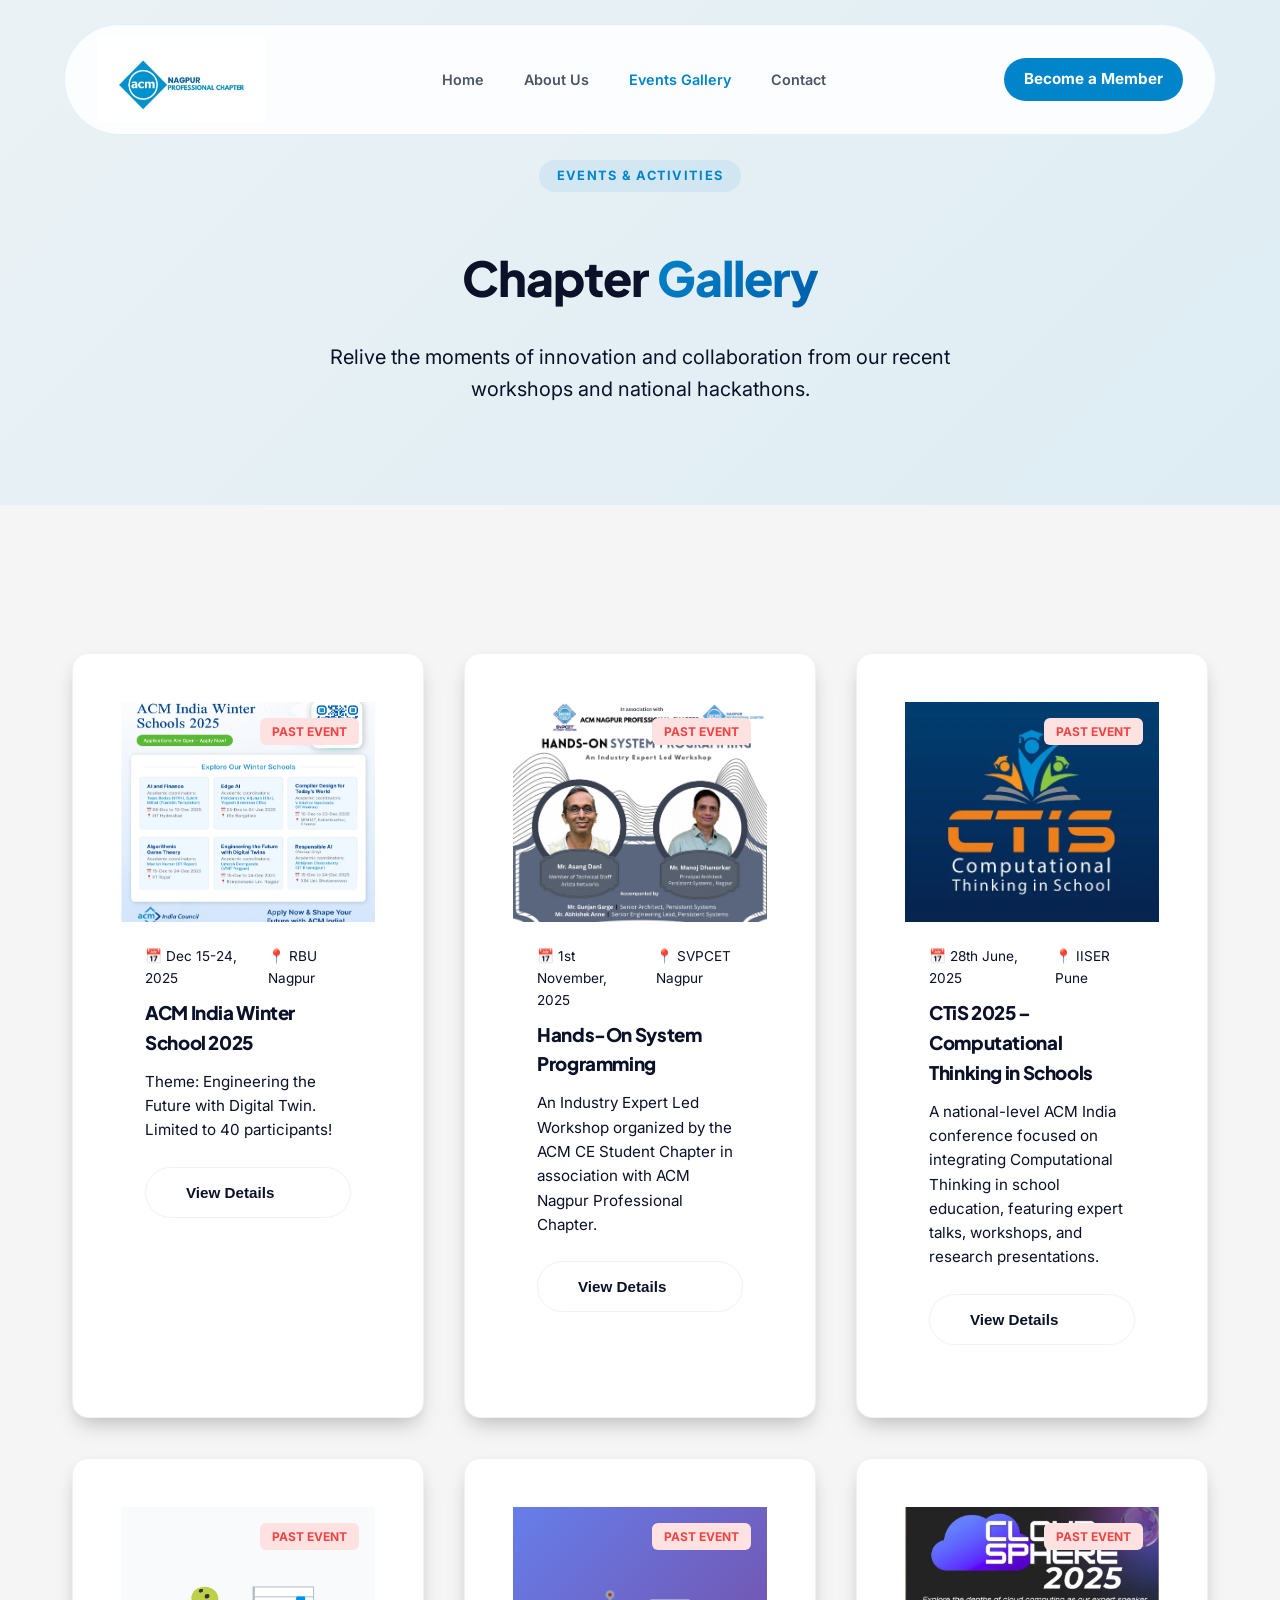
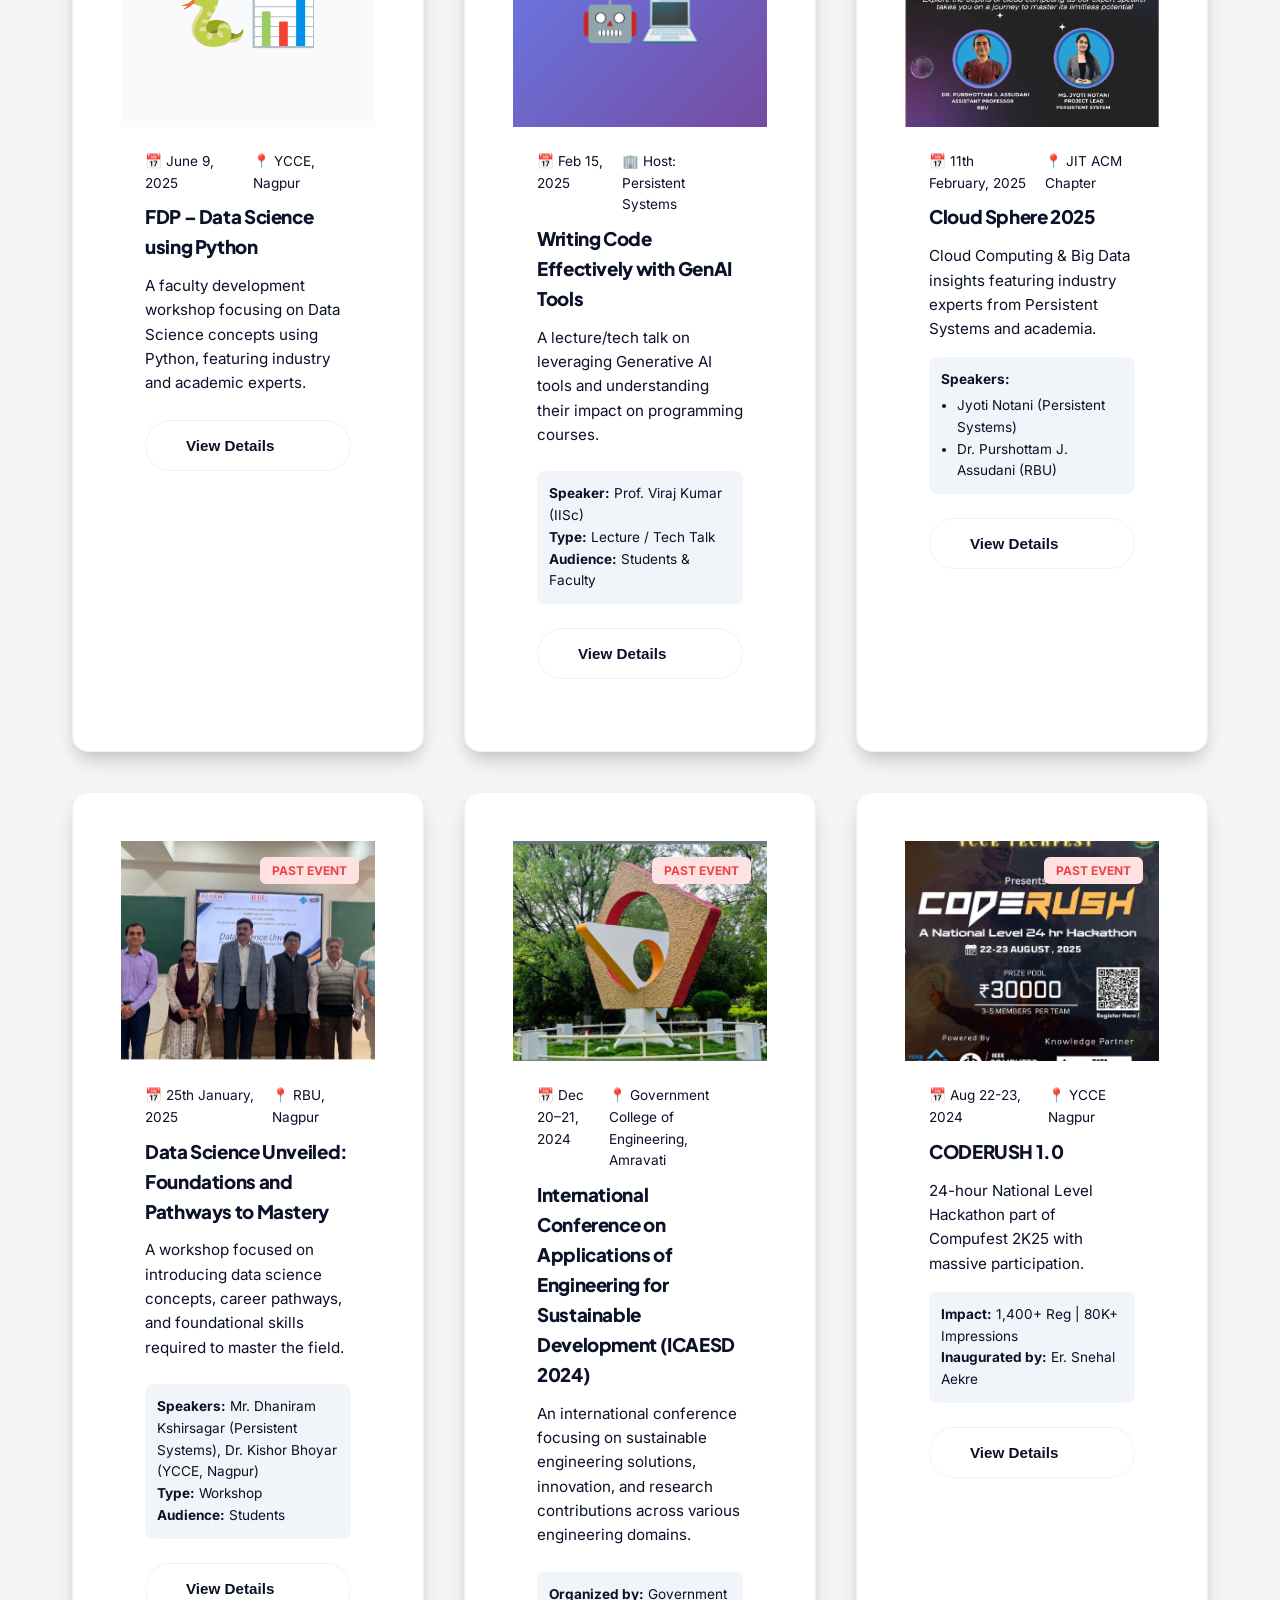
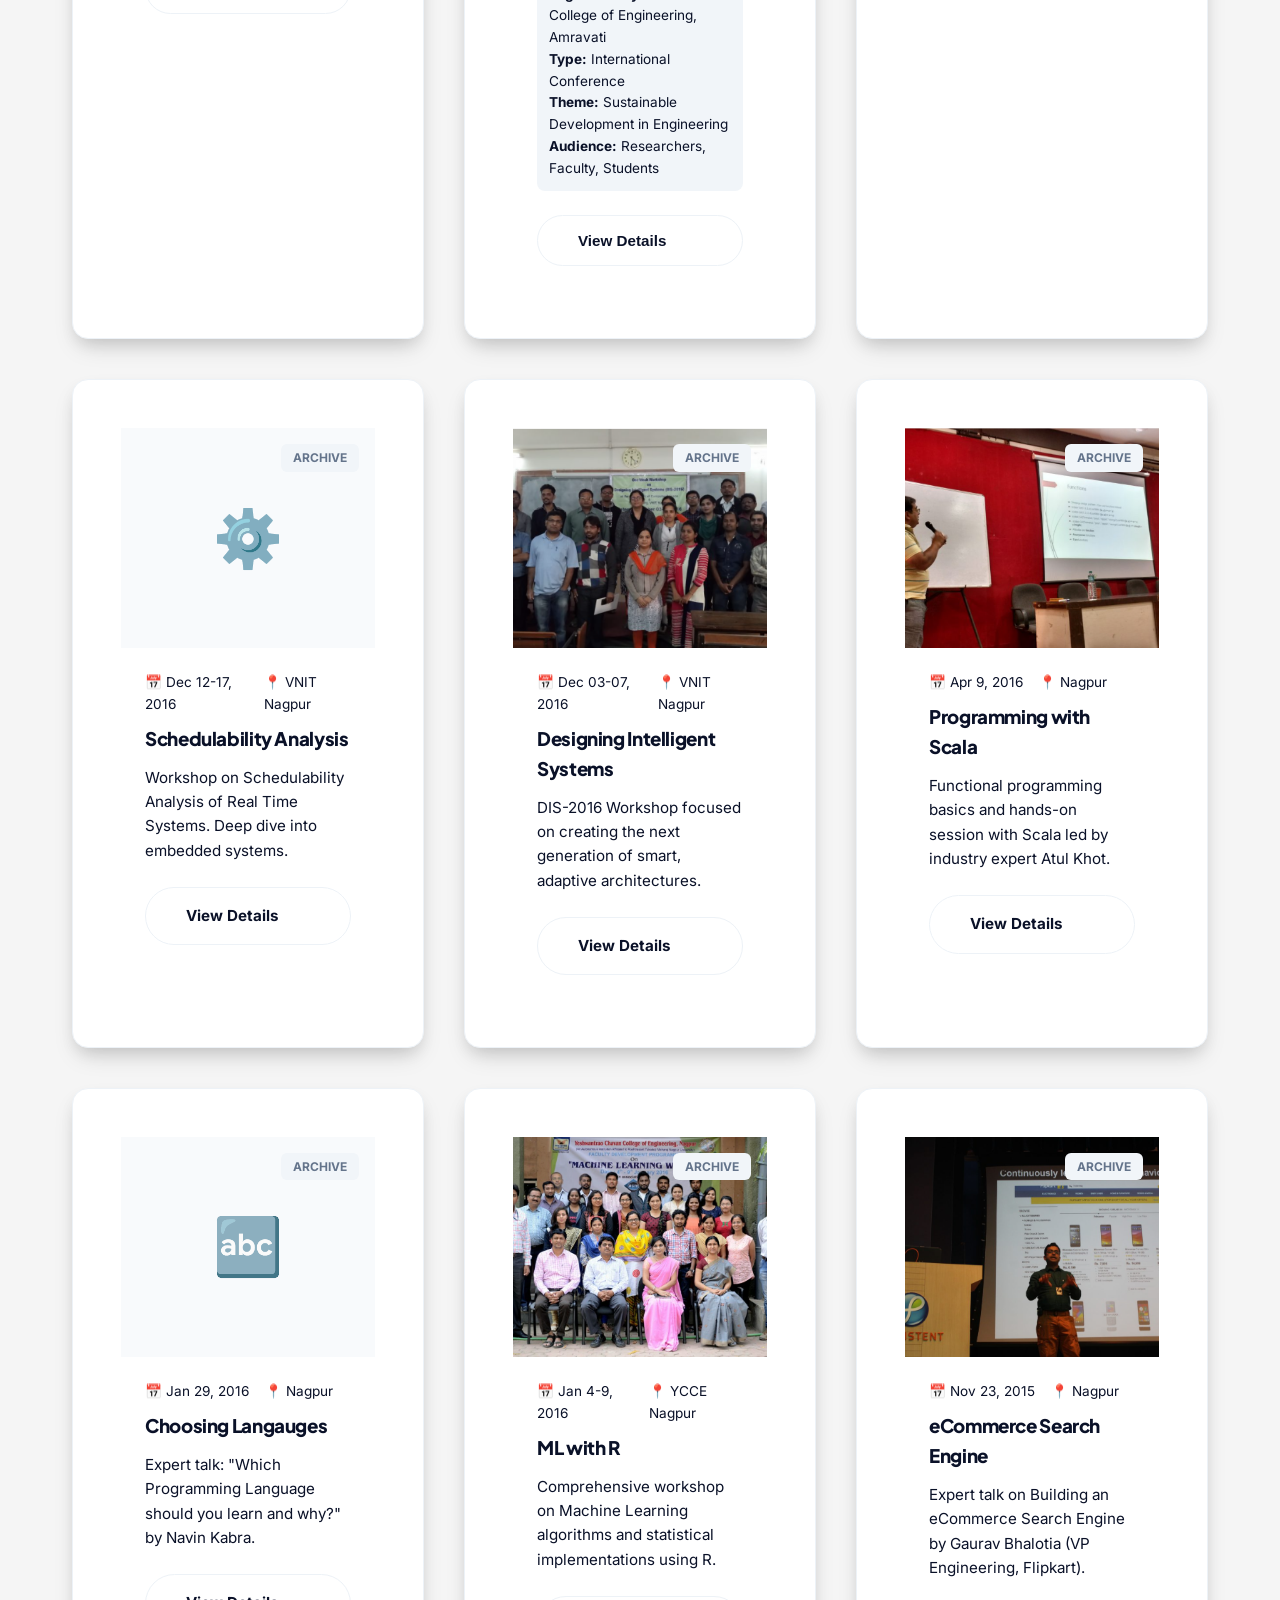
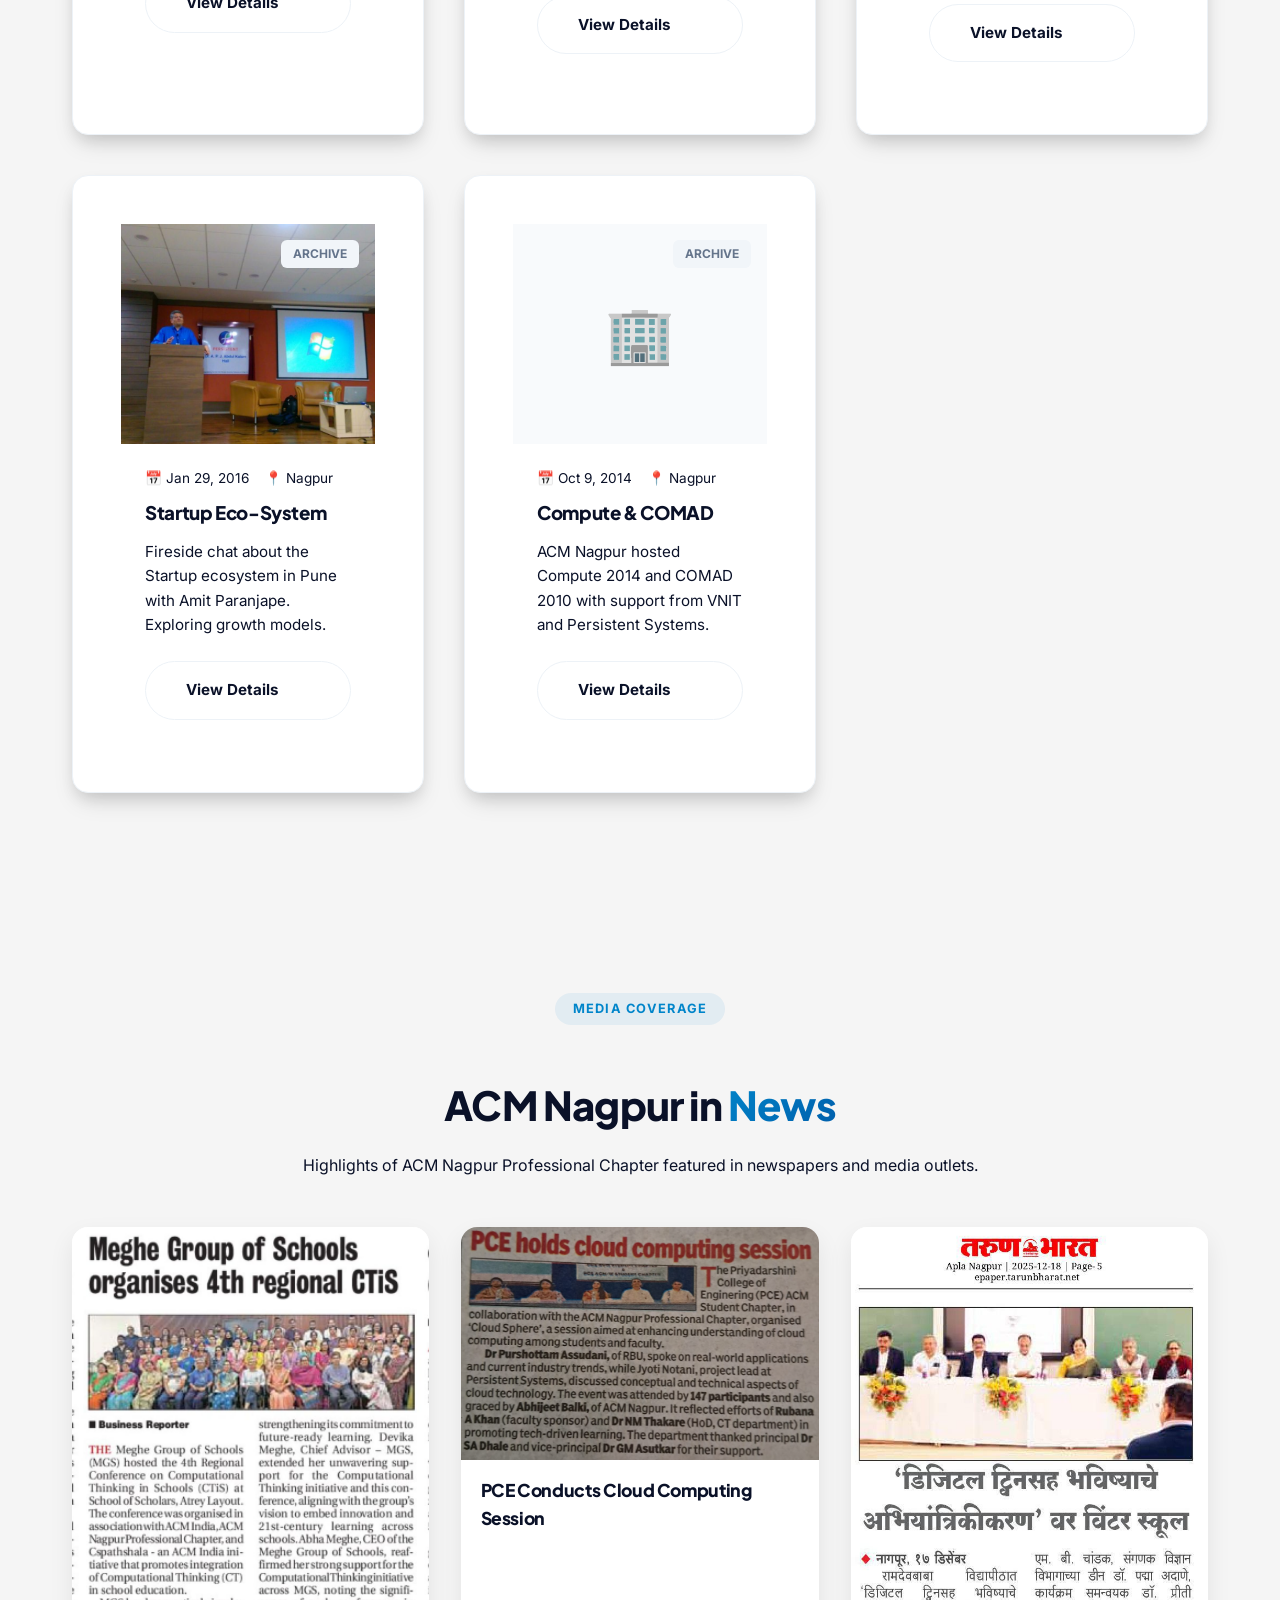
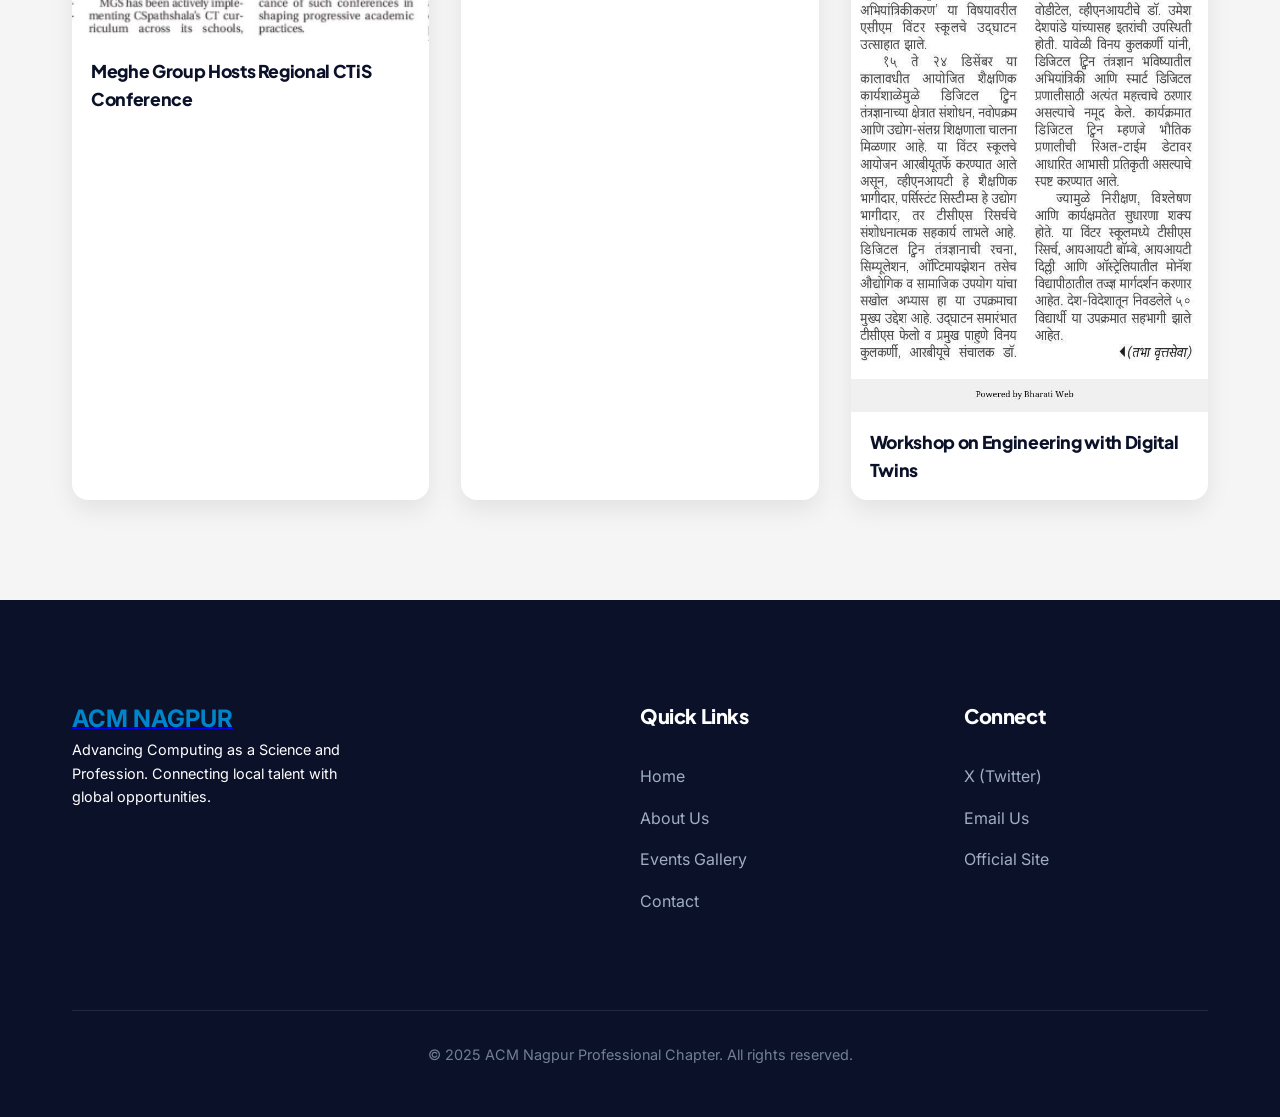
<file: events.html>
<!DOCTYPE html>
<html lang="en">
<head>
    <meta charset="UTF-8">
    <meta name="viewport" content="width=device-width, initial-scale=1.0">
    <title>Events Gallery | ACM Nagpur Professional Chapter</title>
    <link rel="stylesheet" href="styles.css">
    <style>
        .filter-group {
            display: flex;
            gap: 1rem;
            margin-bottom: 3rem;
            flex-wrap: wrap;
            justify-content: center;
        }
        .filter-chip {
            padding: 0.5rem 1.5rem;
            border-radius: 999px;
            border: 1px solid var(--border-color);
            background: white;
            color: var(--text-muted);
            font-weight: 500;
            cursor: pointer;
            transition: var(--transition);
        }
        .filter-chip.active, .filter-chip:hover {
            border-color: var(--primary);
            color: var(--primary);
            background: var(--primary-light);
        }
        .event-grid {
            display: grid;
            grid-template-columns: repeat(auto-fill, minmax(350px, 1fr));
            gap: 2.5rem;
        }
        .event-card {
            border-radius: 16px;
            overflow: hidden;
            display: flex;
            flex-direction: column;
        }
        .event-image {
            height: 220px;
            background: var(--bg-offset);
            position: relative;
        }
        .event-image img {
            width: 100%;
            height: 100%;
            object-fit: cover;
        }
        .event-status {
            position: absolute;
            top: 1rem;
            right: 1rem;
            padding: 0.25rem 0.75rem;
            border-radius: 6px;
            font-size: 0.75rem;
            font-weight: 700;
            text-transform: uppercase;
        }
        .status-upcoming { background: var(--primary); color: white; }
        .status-past { background: #fee2e2; color: #ef4444; }
        .status-archive { background: #f1f5f9; color: #64748b; }
        
        .event-content {
            padding: 1.5rem;
            flex-grow: 1;
        }
        .event-meta {
            font-size: 0.85rem;
            color: var(--text-muted);
            margin-bottom: 0.5rem;
            display: flex;
            gap: 1rem;
        }
    </style>
</head>
<body>
    <nav class="nav">
        <div class="nav-container">
            <a href="index.html" class="logo-link" style="display: flex; align-items: center; text-decoration: none; overflow: visible;">
                <img src="images/acm_logo.png" alt="ACM Nagpur Logo" style="height: 85px; width: auto; display: block;">
            </a>
            <div class="nav-links">
                <a href="index.html">Home</a>
                <a href="about.html">About Us</a>
                <a href="events.html" class="active">Events Gallery</a>
                <a href="contact.html">Contact</a>
                <a href="contact.html" class="btn btn-primary mobile-only" style="margin-top: 1rem; display: none;">Become a Member</a>
            </div>
            <a href="contact.html" class="btn btn-primary" style="padding: 0.6rem 1.25rem;">Become a Member</a>
            <div class="menu-toggle" id="mobile-menu">
                <span></span>
                <span></span>
                <span></span>
            </div>
        </div>
    </nav>

    <header class="section section-gradient" style="padding-top: 10rem; text-align: center;">
        <div class="container">
            <span class="badge">Events & Activities</span>
            <h1 style="font-size: 3rem; margin-top: 1rem;">Chapter <span class="premium-text">Gallery</span></h1>
            <p style="font-size: 1.25rem; color: var(--text-muted); margin-top: 1.5rem; max-width: 700px; margin-left: auto; margin-right: auto;">
                Relive the moments of innovation and collaboration from our recent workshops and national hackathons.
            </p>
        </div>
    </header>

    <section class="section">
        <div class="container">
            <div class="filter-group">
               
            </div>

            <div class="event-grid">
                <!-- Winter School -->
                <div class="card event-card">
                    <div class="event-image">
                        <span class="event-status status-past">Past Event</span>
                        <img src="images/acm_winter_school_poster.png" alt="ACM Winter School" onerror="this.src='https://via.placeholder.com/400x250?text=Digital+Twin+Winter+School'">
                    </div>
                    <div class="event-content">
                        <div class="event-meta">
                            <span>📅 Dec 15-24, 2025</span>
                            <span>📍 RBU Nagpur</span>
                        </div>
                        <h3>ACM India Winter School 2025</h3>
                        <p style="color: var(--text-muted); margin: 0.75rem 0 1.5rem; font-size: 0.95rem;">Theme: Engineering the Future with Digital Twin. Limited to 40 participants!</p>
                        <button onclick="openEventModal('ACM India Winter School 2025', 'Dec 15-24, 2025', 'RBU Nagpur', 'Theme: Engineering the Future with Digital Twin. This prestigious winter school brings together leading researchers and industry experts to discuss the latest advancements in Digital Twin technology. Participants will engage in hands-on labs, expert talks, and networking sessions.','images/Winterschool_acm.jpeg', 'https://via.placeholder.com/600x400?text=Digital+Twin+Winter+School')" class="btn btn-outline" style="width: 100%;">View Details</button>
                    </div>
                </div>
<!-- St. Vincent Pallotti -->
<div class="card event-card">
    <div class="event-image">
        <span class="event-status status-past">Past Event</span>
        <img src="images/Palloti.jpg" alt="Hands-on System Programming Workshop"
        onerror="this.src='https://via.placeholder.com/400x250?text=Hands-on+System+Programming'">
    </div>

    <div class="event-content">
        <div class="event-meta">
            <span>📅 1st November, 2025</span>
            <span>📍 SVPCET Nagpur</span>
        </div>

        <h3>Hands-On System Programming</h3>

        <p style="color: var(--text-muted); margin: 0.75rem 0 1.5rem; font-size: 0.95rem;">
            An Industry Expert Led Workshop organized by the ACM CE Student Chapter in association with ACM Nagpur Professional Chapter.
        </p>

        <button onclick="openEventModal(
        'Hands-On System Programming',
        '1st November, 2025',
        'Computer Labs, 1st Floor, Dept. of CSE, SVPCET Nagpur',
        'A hands-on workshop on System Programming conducted by industry experts. Speakers included Mr. Asang Dani (Member of Technical Staff, Arista Networks) and Mr. Manoj Dhanorkar (Principal Architect, Persistent Systems). The session was accompanied by Mr. Gunjan Garge and Mr. Abhishek Anne from Persistent Systems, providing students practical exposure to system-level programming concepts and real-world industry insights.',
        'images/Palloti.jpg',
        'Palloti.jpg'
        )" class="btn btn-outline" style="width: 100%;">
            View Details
        </button>
    </div>
</div>



<div class="card event-card">
    <div class="event-image">
        <span class="event-status status-past">Past Event</span>
        <img src="images/CTIS.webp" alt="CTiS 2025 Conference"
             onerror="this.src='https://via.placeholder.com/400x250?text=CTiS+2025'">
    </div>

    <div class="event-content">
        <div class="event-meta">
            <span>📅 28th June, 2025</span>
            <span>📍 IISER Pune</span>
        </div>

        <h3>CTiS 2025 – Computational Thinking in Schools</h3>

        <p style="color: var(--text-muted); margin: 0.75rem 0 1.5rem; font-size: 0.95rem;">
            A national-level ACM India conference focused on integrating Computational Thinking in school education, featuring expert talks, workshops, and research presentations.
        </p>

        <button onclick="openEventModal(
            'CTiS 2025 – Computational Thinking in Schools',
            'July 24–26, 2025',
            'IISER Pune',
            'The 7th Conference on Computational Thinking in Schools (CTiS 2025), organized by ACM India and CSpathshala, brought together over 350 educators and researchers. The conference focused on innovations in curriculum, pedagogy, and AI in education. Key highlights included workshops on AI tools, panel discussions on AI in schools, and presentations of 82 selected research contributions. Speaker: Ravindra Keskar.',
            'images/CTIS.webp',
            'https://via.placeholder.com/600x400?text=CTiS+2025'
        )" 
        class="btn btn-outline" style="width: 100%;">
            View Details
        </button>
    </div>
</div>

<div class="card event-card">
    <div class="event-image">
        <span class="event-status status-past">Past Event</span>
         <div style="width: 100%; height: 100%; background: #f8fafc; display: flex; align-items: center; justify-content: center; color: #cbd5e1; font-size: 3.5rem;">🐍📊</div>
    </div>

    <div class="event-content">
        <div class="event-meta">
            <span>📅 June 9, 2025</span>
            <span>📍 YCCE, Nagpur</span>
        </div>

        <h3>FDP – Data Science using Python</h3>

        <p style="color: var(--text-muted); margin: 0.75rem 0 1.5rem; font-size: 0.95rem;">
            A faculty development workshop focusing on Data Science concepts using Python, featuring industry and academic experts.
        </p>

        <button onclick="openEventModal(
            'FDP – Data Science using Python',
            'June 9, 2025',
            'YCCE, Nagpur',
            'This workshop on Data Science using Python was conducted for faculty members, featuring expert sessions by Mr. Dhaniram Kshirsagar (Senior Architect, Persistent Systems) and Dr. Kishor Bhoyar (Professor, IT Dept, YCCE Nagpur). The session focused on practical applications of data science, tools, and real-world industry insights.',
            'images/FDP.jpg',
            'https://via.placeholder.com/600x400?text=FDP+Python'
        )" 
        class="btn btn-outline" style="width: 100%;">
            View Details
        </button>
    </div>
</div>


     <div class="card event-card">
    <div class="event-image">
        <div style="width: 100%; height: 100%; background: linear-gradient(135deg,#667eea,#764ba2); display:flex; align-items:center; justify-content:center;">
            <div style="font-size: 3rem; color:white;">🤖💻</div>
        </div>
        <span class="event-status status-past">Past Event</span>
    </div>

    <div class="event-content">
        <div class="event-meta">
            <span>📅 Feb 15, 2025</span>
            <span>🏢 Host: Persistent Systems</span>
        </div>

        <h3>Writing Code Effectively with GenAI Tools</h3>

        <p style="color: var(--text-muted); margin: 0.75rem 0 1.5rem; font-size: 0.95rem;">
            A lecture/tech talk on leveraging Generative AI tools and understanding their impact on programming courses.
        </p>

        <div style="font-size: 0.85rem; background: var(--bg-offset); padding: 0.75rem; border-radius: 8px; margin-bottom: 1.5rem;">
            <strong>Speaker:</strong> Prof. Viraj Kumar (IISc)<br>
            <strong>Type:</strong> Lecture / Tech Talk<br>
            <strong>Audience:</strong> Students & Faculty
        </div>

        <button onclick="openEventModal(
            'Writing Code Effectively with GenAI Tools and The Impact of GenAI on Programming Courses',
            'Feb 15, 2025',
            'Hosted by Persistent Systems',
            'This lecture/tech talk by Prof. Viraj Kumar focused on how Generative AI tools are transforming the way code is written and taught. The session explored their impact on programming education, productivity, and future software development practices.',
            '',
            '',
            '🤖💻'
        )" 
        class="btn btn-outline" style="width: 100%;">
            View Details
        </button>
    </div>
</div>

                <!-- Cloud Sphere -->
                <div class="card event-card">
                    <div class="event-image">
                        <span class="event-status status-past">Past Event</span>
                        <img src="images/JIT_acm.png" alt="Cloud Sphere 2025" onerror="this.src='https://via.placeholder.com/400x250?text=Cloud+Sphere+2025'">
                    </div>
                    <div class="event-content">
                        <div class="event-meta">
                            <span>📅 11th February, 2025</span>
                            <span>📍 JIT ACM Chapter</span>
                        </div>
                        <h3>Cloud Sphere 2025</h3>
                        <p style="color: var(--text-muted); margin: 0.75rem 0 1rem; font-size: 0.95rem;">Cloud Computing & Big Data insights featuring industry experts from Persistent Systems and academia.</p>
                        <div style="font-size: 0.85rem; background: var(--bg-offset); padding: 0.75rem; border-radius: 8px; margin-bottom: 1.5rem;">
                            <strong>Speakers:</strong>
                            <ul style="padding-left: 1rem; margin-top: 0.25rem;">
                                <li>Jyoti Notani (Persistent Systems)</li>
                                <li>Dr. Purshottam J. Assudani (RBU)</li>
                            </ul>
                        </div>
                        <button onclick="openEventModal('Cloud Sphere 2025', 'Early 2025', 'JIT ACM Chapter', 'An insightful session on modern cloud infrastructure and big data tools. Featuring keynote speakers from Persistent Systems and academic leaders, this event provided deep dives into scalable architectures and data pipelines.','images/JIT.png', 'https://via.placeholder.com/600x400?text=Cloud+Sphere+2025')" class="btn btn-outline" style="width: 100%;">View Details</button>
                    </div>
                </div>

                <div class="card event-card">

                    <div class="event-image">
    <span class="event-status status-past">Past Event</span>
    <img src="images/DS.png" alt="Data Science Unveiled"
    onerror="this.src='https://via.placeholder.com/400x250?text=Data+Science+Workshop'">
</div>
    <div class="event-content">
        <div class="event-meta">
            <span>📅 25th January, 2025</span>
            <span>📍 RBU, Nagpur</span>
        </div>

        <h3>Data Science Unveiled: Foundations and Pathways to Mastery</h3>

        <p style="color: var(--text-muted); margin: 0.75rem 0 1.5rem; font-size: 0.95rem;">
            A workshop focused on introducing data science concepts, career pathways, and foundational skills required to master the field.
        </p>

        <div style="font-size: 0.85rem; background: var(--bg-offset); padding: 0.75rem; border-radius: 8px; margin-bottom: 1.5rem;">
            <strong>Speakers:</strong> Mr. Dhaniram Kshirsagar (Persistent Systems), Dr. Kishor Bhoyar (YCCE, Nagpur)<br>
            <strong>Type:</strong> Workshop<br>
            <strong>Audience:</strong> Students
        </div>

      <button onclick="openEventModal(
'Data Science Unveiled: Foundations and Pathways to Mastery',
'Jan 25, 2025',
'RBU, Nagpur',
'This workshop featured Mr. Dhaniram Kshirsagar, Senior Architect at Persistent Systems, and Dr. Kishor Bhoyar, Professor from YCCE Nagpur. It covered the fundamentals of data science, industry insights, and guided students on the pathways to build expertise in the field.',
'images/DS.png',
'images/DS.png',
'📈🧠'
)" 
class="btn btn-outline" style="width: 100%;">
View Details
</button>

    </div>
</div>


<div class="card event-card">
    <div class="event-image">
        <img src="images/Amravati.png" alt="ICAESD 2024 Conference" style="width:100%; height:100%; object-fit:cover;">
        <span class="event-status status-past">Past Event</span>
    </div>

    <div class="event-content">
        <div class="event-meta">
            <span>📅 Dec 20–21, 2024</span>
            <span>📍 Government College of Engineering, Amravati</span>
        </div>

        <h3>International Conference on Applications of Engineering for Sustainable Development (ICAESD 2024)</h3>

        <p style="color: var(--text-muted); margin: 0.75rem 0 1.5rem; font-size: 0.95rem;">
            An international conference focusing on sustainable engineering solutions, innovation, and research contributions across various engineering domains.
        </p>

        <div style="font-size: 0.85rem; background: var(--bg-offset); padding: 0.75rem; border-radius: 8px; margin-bottom: 1.5rem;">
            <strong>Organized by:</strong> Government College of Engineering, Amravati<br>
            <strong>Type:</strong> International Conference<br>
            <strong>Theme:</strong> Sustainable Development in Engineering<br>
            <strong>Audience:</strong> Researchers, Faculty, Students
        </div>

        <button onclick="openEventModal(
            'International Conference on Applications of Engineering for Sustainable Development (ICAESD 2024)',
            'Dec 20–21, 2024',
            'Government College of Engineering, Amravati',
            'ICAESD 2024 was an international conference organized by the Government College of Engineering, Amravati, under the Diamond Jubilee Celebrations. It brought together researchers, academicians, and industry experts to discuss advancements and sustainable practices in engineering and technology.',
            'images/Amravati.png',
            'images/Amravati.png',
            '🌱🏗️'
        )" 
        class="btn btn-outline" style="width: 100%;">
            View Details
        </button>
    </div>
</div>

                <!-- CodeRush -->
                <div class="card event-card">
                    <div class="event-image">
                        <span class="event-status status-past">Past Event</span>
                        <img src="images/YCCE-acm.png" alt="CodeRush 1.0" onerror="this.src='https://via.placeholder.com/400x250?text=CODERUSH+1.0'">
                    </div>
                    <div class="event-content">
                        <div class="event-meta">
                            <span>📅 Aug 22-23, 2024</span>
                            <span>📍 YCCE Nagpur</span>
                        </div>
                        <h3>CODERUSH 1.0</h3>
                        <p style="color: var(--text-muted); margin: 0.75rem 0 1rem; font-size: 0.95rem;">24-hour National Level Hackathon part of Compufest 2K25 with massive participation.</p>
                        <div style="font-size: 0.85rem; background: var(--bg-offset); padding: 0.75rem; border-radius: 8px; margin-bottom: 1.5rem;">
                            <strong>Impact:</strong> 1,400+ Reg | 80K+ Impressions<br>
                            <strong>Inaugurated by:</strong> Er. Snehal Aekre
                        </div>
                         
                        <button onclick="openEventModal('CODERUSH 1.0', 'Aug 22-23, 2024', 'YCCE Nagpur', 'CODERUSH 1.0 was a landmark 24-hour national hackathon that saw over 1,400 registrations. Part of Compufest 2025, it featured intense competition, industry mentorship, and significant social media engagement.' ,'images/Coderush.jpeg', 'https://via.placeholder.com/600x400?text=CODERUSH+1.0')" class="btn btn-outline" style="width: 100%;">View Details</button>
                    </div>
                </div>

                <!-- Schedulability Analysis -->
                <div class="card event-card">
                    <div class="event-image">
                        <span class="event-status status-archive">Archive</span>
                        <div style="width: 100%; height: 100%; background: #f8fafc; display: flex; align-items: center; justify-content: center; color: #cbd5e1; font-size: 3.5rem;">⚙️</div>
                    </div>
                    <div class="event-content">
                        <div class="event-meta">
                            <span>📅 Dec 12-17, 2016</span>
                            <span>📍 VNIT Nagpur</span>
                        </div>
                        <h3>Schedulability Analysis</h3>
                        <p style="color: var(--text-muted); margin: 0.75rem 0 1.5rem; font-size: 0.95rem;">Workshop on Schedulability Analysis of Real Time Systems. Deep dive into embedded systems.</p>
                        <a href="#" class="btn btn-outline" style="width: 100%;">View Details</a>
                    </div>
                </div>

                <!-- DIS-2016 -->
                <div class="card event-card">
                    <div class="event-image">
                        <span class="event-status status-archive">Archive</span>
                         <img src="images/DIS.png" alt="DIS-2016" onerror="this.src='https://via.placeholder.com/400x250?text=DIS-2016'">
                        
                    </div>
                    <div class="event-content">
                        <div class="event-meta">
                            <span>📅 Dec 03-07, 2016</span>
                            <span>📍 VNIT Nagpur</span>
                        </div>
                        <h3>Designing Intelligent Systems</h3>
                        <p style="color: var(--text-muted); margin: 0.75rem 0 1.5rem; font-size: 0.95rem;">DIS-2016 Workshop focused on creating the next generation of smart, adaptive architectures.</p>
                        <a href="#" class="btn btn-outline" style="width: 100%;">View Details</a>
                    </div>
                </div>

                <!-- Scala -->
                <div class="card event-card">
                    <div class="event-image">
                        <span class="event-status status-archive">Archive</span>
                        <img src="images/FPWS.png" alt="FPWS-2016" onerror="this.src='https://via.placeholder.com/400x250?text=FPWS-2016'">
                    </div>
                    <div class="event-content">
                        <div class="event-meta">
                            <span>📅 Apr 9, 2016</span>
                            <span>📍 Nagpur</span>
                        </div>
                        <h3>Programming with Scala</h3>
                        <p style="color: var(--text-muted); margin: 0.75rem 0 1.5rem; font-size: 0.95rem;">Functional programming basics and hands-on session with Scala led by industry expert Atul Khot.</p>
                        <a href="#" class="btn btn-outline" style="width: 100%;">View Details</a>
                    </div>
                </div>

                <!-- Programming Language Talk -->
                <div class="card event-card">
                    <div class="event-image">
                        <span class="event-status status-archive">Archive</span>
                        <div style="width: 100%; height: 100%; background: #f8fafc; display: flex; align-items: center; justify-content: center; color: #cbd5e1; font-size: 3.5rem;">🔤</div>
                    </div>
                    <div class="event-content">
                        <div class="event-meta">
                            <span>📅 Jan 29, 2016</span>
                            <span>📍 Nagpur</span>
                        </div>
                        <h3>Choosing Langauges</h3>
                        <p style="color: var(--text-muted); margin: 0.75rem 0 1.5rem; font-size: 0.95rem;">Expert talk: "Which Programming Language should you learn and why?" by Navin Kabra.</p>
                        <a href="#" class="btn btn-outline" style="width: 100%;">View Details</a>
                    </div>
                </div>

                <!-- Machine Learning R -->
                <div class="card event-card">
                    <div class="event-image">
                        <span class="event-status status-archive">Archive</span>
                        <img src="images/R.png" alt="ML with R" onerror="this.src='https://via.placeholder.com/400x250?text=ML+with+R'">
                       
                    </div>
                    <div class="event-content">
                        <div class="event-meta">
                            <span>📅 Jan 4-9, 2016</span>
                            <span>📍 YCCE Nagpur</span>
                        </div>
                        <h3>ML with R</h3>
                        <p style="color: var(--text-muted); margin: 0.75rem 0 1.5rem; font-size: 0.95rem;">Comprehensive workshop on Machine Learning algorithms and statistical implementations using R.</p>
                        <a href="#" class="btn btn-outline" style="width: 100%;">View Details</a>
                    </div>
                </div>

                <!-- Ecommerce Search -->
                <div class="card event-card">
                    <div class="event-image">
                        <span class="event-status status-archive">Archive</span>
                        <img src="images/Ecommerce.png" alt="eCommerce Search Engine" onerror="this.src='https://via.placeholder.com/400x250?text=eCommerce+Search+Engine'">
                      
                    </div>
                    <div class="event-content">
                        <div class="event-meta">
                            <span>📅 Nov 23, 2015</span>
                            <span>📍 Nagpur</span>
                        </div>
                        <h3>eCommerce Search Engine</h3>
                        <p style="color: var(--text-muted); margin: 0.75rem 0 1.5rem; font-size: 0.95rem;">Expert talk on Building an eCommerce Search Engine by Gaurav Bhalotia (VP Engineering, Flipkart).</p>
                        <a href="#" class="btn btn-outline" style="width: 100%;">View Details</a>
                    </div>
                </div>

                <!-- Startup Talk -->
                <div class="card event-card">
                    <div class="event-image">
                        <span class="event-status status-archive">Archive</span>
                     <img src="images/Startup.png" alt="Startup Talk" onerror="this.src='https://via.placeholder.com/400x250?text=Startup+Talk'">
                    </div>
                    <div class="event-content">
                        <div class="event-meta">
                            <span>📅 Jan 29, 2016</span>
                            <span>📍 Nagpur</span>
                        </div>
                        <h3>Startup Eco-System</h3>
                        <p style="color: var(--text-muted); margin: 0.75rem 0 1.5rem; font-size: 0.95rem;">Fireside chat about the Startup ecosystem in Pune with Amit Paranjape. Exploring growth models.</p>
                        <a href="#" class="btn btn-outline" style="width: 100%;">View Details</a>
                    </div>
                </div>

                <!-- Compute 2014 -->
                <div class="card event-card">
                    <div class="event-image">
                        <span class="event-status status-archive">Archive</span>
                        <div style="width: 100%; height: 100%; background: #f8fafc; display: flex; align-items: center; justify-content: center; color: #cbd5e1; font-size: 3.5rem;">🏢</div>
                    </div>
                    <div class="event-content">
                        <div class="event-meta">
                            <span>📅 Oct 9, 2014</span>
                            <span>📍 Nagpur</span>
                        </div>
                        <h3>Compute & COMAD</h3>
                        <p style="color: var(--text-muted); margin: 0.75rem 0 1.5rem; font-size: 0.95rem;">ACM Nagpur hosted Compute 2014 and COMAD 2010 with support from VNIT and Persistent Systems.</p>
                        <a href="#" class="btn btn-outline" style="width: 100%;">View Details</a>
                    </div>
                </div>
            </div>
        </div>
    </section>

  <section class="section" id="news">
<div class="container">

<div style="text-align:center; margin-bottom:3rem;">
<span class="badge">Media Coverage</span>

<h2 style="font-size:2.5rem; margin-top:1rem;">
ACM Nagpur in <span class="premium-text">News</span>
</h2>

<p style="color: var(--text-muted); max-width:700px; margin:1rem auto 0;">
Highlights of ACM Nagpur Professional Chapter featured in newspapers and media outlets.
</p>
</div>

<div class="news-grid">

<!-- Article 1 -->
<div class="news-card"
onclick="openNewsModal(
'Meghe Group Hosts Regional CTiS Conference',
'ctis_meghe.jpg',
'Meghe Group of Schools organized the 4th Regional Conference on Computational Thinking in Schools (CTiS) in collaboration with ACM India and ACM Nagpur Professional Chapter.'
)">

<img src="images/ctis_meghe.jpg.png" alt="CTiS Conference News">

<div class="news-content">
<h4>Meghe Group Hosts Regional CTiS Conference</h4>
</div>

</div>

<!-- Article 2 -->
<div class="news-card"
onclick="openNewsModal(
'PCE Conducts Cloud Computing Session',
'images/cloud_PCE.png',
'Priyadarshini College of Engineering ACM Student Chapter organized the Cloud Sphere session in collaboration with ACM Nagpur Professional Chapter focusing on real-world cloud computing applications.'
)">

<img src="images/cloud_PCE.png" alt="Cloud Computing Session News">

<div class="news-content">
<h4>PCE Conducts Cloud Computing Session</h4>
</div>

</div>

<!-- Article 3 -->
<div class="news-card"
onclick="openNewsModal(
'Workshop on Engineering with Digital Twins',
'images/digital_twin.jpg',
'ACM Nagpur Professional Chapter conducted a Winter School workshop on Engineering the Future with Digital Twins where selected students participated in expert sessions and hands-on training.'
)">

<img src="images/digital_twin.jpg" alt="Digital Twin Workshop News">

<div class="news-content">
<h4>Workshop on Engineering with Digital Twins</h4>
</div>

</div>

</div>
</div>
</section>

<div id="newsModal" class="modal-overlay">

<div class="modal-content">

<span class="close-modal" onclick="closeNewsModal()">&times;</span>

<img id="newsModalImage">

<h2 id="newsModalTitle"></h2>

<p id="newsModalDescription"></p>

</div>

</div>

    <footer class="footer">
        <div class="container">
            <div class="footer-top">
                <div class="footer-column" style="max-width: 300px;">
                    <a href="index.html" class="logo-link" style="margin-bottom: 1.5rem;">
                        <span style="font-weight: 700; color: var(--primary); font-size: 1.5rem;">ACM NAGPUR</span>
                    </a>
                    <p style="color: var(--text-muted); font-size: 0.9rem;">Advancing Computing as a Science and Profession. Connecting local talent with global opportunities.</p>
                </div>
                <div class="footer-column">
                    <h4>Quick Links</h4>
                    <ul class="footer-links">
                        <li><a href="index.html">Home</a></li>
                        <li><a href="about.html">About Us</a></li>
                        <li><a href="events.html">Events Gallery</a></li>
                        <li><a href="contact.html">Contact</a></li>
                    </ul>
                </div>
                <div class="footer-column">
                    <h4>Connect</h4>
                    <ul class="footer-links">
                        <li><a href="https://x.com/NagpurACM" target="_blank">X (Twitter)</a></li>
                        <li><a href="mailto:nagpur_acm@gmail.com">Email Us</a></li>
                        <li><a href="https://nagpur.acm.org/wp/" target="_blank">Official Site</a></li>
                    </ul>
                </div>
            </div>
            <div class="footer-bottom">
                <p>&copy; 2025 ACM Nagpur Professional Chapter. All rights reserved.</p>
            </div>
        </div>
    </footer>

    <!-- Event Dialog / Modal -->
    <div id="eventModal" class="modal-overlay">
        <div class="modal-content">
            <span class="close-modal" onclick="closeEventModal()">&times;</span>
             <div id="modalImageContainer" 
              style="width: 100%; height: 300px; overflow: hidden; border-radius: 20px 20px 0 0;">
            </div>

            <div class="modal-header">
                <h2 id="modalTitle" class="modal-title">Event Title</h2>
                <div class="modal-meta">
                    <span id="modalDate">📅 Date</span>
                    <span id="modalLocation">📍 Location</span>
                </div>
            </div>
            <p id="modalDescription" style="color: var(--text-gray); line-height: 1.8; font-size: 1.05rem;">
                Event details go here...
            </p>
            <div style="margin-top: 3rem; display: flex; gap: 1rem;">
                <a href="contact.html" class="btn btn-primary" style="flex: 1; justify-content: center;">Enquire for Similar Events</a>
                <button onclick="closeEventModal()" class="btn btn-outline" style="flex: 1; justify-content: center;">Close Window</button>
            </div>
        </div>
    </div>

    
    <script src="script.js"></script>
</body>
</html>
</file>
<file: styles.css>
@import url('https://fonts.googleapis.com/css2?family=Plus+Jakarta+Sans:wght@300;400;500;600;700;800&family=Inter:wght@300;400;500;600;700&display=swap');

:root {
  --primary: #0085CA;
  --primary-rgb: 0, 133, 202;
  --primary-soft: rgba(0, 133, 202, 0.08);
  --primary-deep: #005DAA;
  --secondary: #0ea5e9;
  --bg-white: #ffffff;
  --bg-light: #f9fbfd;
  --bg-offset: #f1f5f9;
  --text-dark: #0a1128;
  --text-gray: #4a5568;
  --border-soft: #edf2f7;
  --radius-lg: 32px;
  --radius-md: 20px;
  --radius-sm: 12px;
  --shadow-sm: 0 4px 6px -1px rgba(0, 0, 0, 0.1);
  --shadow-md: 0 12px 24px -6px rgba(0, 0, 0, 0.15), 0 8px 16px -4px rgba(0, 0, 0, 0.1);
  --shadow-lg: 0 25px 50px -12px rgba(0, 0, 0, 0.3);
  --transition: all 0.5s cubic-bezier(0.16, 1, 0.3, 1);
  --premium-blue-gradient: linear-gradient(135deg, #0085CA 0%, #005DAA 100%);
  --bg-gradient: linear-gradient(180deg, #f1f5f9 0%, #cbd5e1 100%);
  --glass-bg: rgba(255, 255, 255, 0.9);
}

* {
  margin: 0;
  padding: 0;
  box-sizing: border-box;
}

body {
  font-family: 'Inter', sans-serif;
  background: var(--bg-gradient);
  background-attachment: fixed;
  color: var(--text-dark);
  line-height: 1.6;
  overflow-x: hidden;
  background:#f5f5f5;
}

h1,
h2,
h3,
h4 {
  font-family: 'Plus Jakarta Sans', sans-serif;
  font-weight: 800;
  letter-spacing: -0.02em;
}

/* Nav Styles - Neurex Floating Theme */
.nav {
  position: fixed;
  top: 24px;
  left: 50%;
  transform: translateX(-50%);
  width: 90%;
  max-width: 1200px;
  background: rgba(255, 255, 255, 0.85);
  backdrop-filter: blur(20px);
  border: 1px solid rgba(0, 133, 202, 0.1);
  border-radius: 999px;
  padding: 0.75rem 2rem;
  display: flex;
  justify-content: center;
  align-items: center;
  flex-wrap: nowrap;
  z-index: 1000;
  transition: var(--transition);
  overflow: visible;
}

.nav-container {
  display: flex;
  align-items: center;
  gap: 1rem;
  width: 100%;
  overflow: visible;
}

.nav.scrolled {
  top: 12px;
  width: 95%;
  box-shadow: 0 10px 30px rgba(0, 0, 0, 0.05);
}


.logo-container {
  display: flex;
  align-items: center;
  gap: 12px;
}

.logo-container img {
  height: 38px;
}

.nav-links {
  display: flex;
  gap: 2.5rem;
  flex: 1 1 auto;
  justify-content: center;
}

.nav-links a {
  font-weight: 600;
  font-size: 0.9rem;
  color: var(--text-gray);
  text-decoration: none;
  transition: var(--transition);
}

.nav .nav-cta {
  margin-left: auto;
}

.nav-links a:hover,
.nav-links a.active {
  color: var(--primary);
}

/* Sections */
.section {
  padding: 100px 0;
}

.container {
  max-width: 1200px;
  margin: 0 auto;
  padding: 0 2rem;
}

/* Hero Section */
.hero {
  min-height: 90vh;
  padding: 200px 0 100px;
  background: radial-gradient(circle at top right, #e0f2fe 0%, #ffffff 50%);
  text-align: center;
  position: relative;
}

.badge {
  background: var(--primary-soft);
  color: var(--primary);
  padding: 6px 18px;
  border-radius: 99px;
  font-weight: 700;
  font-size: 0.8rem;
  text-transform: uppercase;
  letter-spacing: 0.1em;
  display: inline-block;
  margin-bottom: 2rem;
}

.hero h1 {
  font-size: 4.5rem;
  line-height: 1.1;
  margin-bottom: 2rem;
  background: linear-gradient(135deg, var(--text-dark) 0%, var(--primary) 100%);
  -webkit-background-clip: text;
  background-clip: text;
  -webkit-text-fill-color: transparent;
}

.hero p {
  font-size: 1.25rem;
  color: var(--text-gray);
  max-width: 700px;
  margin: 0 auto 3.5rem;
  line-height: 1.6;
}

/* Glass Card */
.glass-card {
  background: rgba(255, 255, 255, 0.7);
  backdrop-filter: blur(10px);
  border: 1px solid rgba(255, 255, 255, 0.4);
  box-shadow: 0 10px 30px rgba(0, 133, 202, 0.05);
}

/* Modal/Dialog Styles */
.modal-overlay {
  position: fixed;
  top: 0;
  left: 0;
  width: 100%;
  height: 100%;
  background: rgba(10, 17, 40, 0.4);
  backdrop-filter: blur(8px);
  display: none;
  justify-content: center;
  align-items: center;
  z-index: 2000;
  opacity: 0;
  transition: opacity 0.3s ease;
}

.modal-content {
  background: white;
  width: 90%;
  max-width: 650px;
  border-radius: var(--radius-lg);
  padding: 3.5rem;
  position: relative;
  transform: translateY(20px);
  transition: transform 0.3s ease;
  border: 1px solid var(--border-soft);
  box-shadow: 0 30px 60px -12px rgba(0, 0, 0, 0.15);
}

.modal-overlay.active {
  display: flex;
  opacity: 1;
}

.modal-overlay.active .modal-content {
  transform: translateY(0);
}

.close-modal {
  position: absolute;
  top: 1.5rem;
  right: 1.5rem;
  width: 40px;
  height: 40px;
  background: var(--bg-light);
  border-radius: 50%;
  display: flex;
  align-items: center;
  justify-content: center;
  font-size: 1.25rem;
  cursor: pointer;
  color: var(--text-gray);
  transition: var(--transition);
}

.close-modal:hover {
  color: var(--primary);
  background: var(--primary-soft);
}

.modal-header {
  margin-bottom: 2rem;
}

.modal-title {
  font-size: 2rem;
  color: var(--text-dark);
  margin-bottom: 0.5rem;
}

.modal-meta {
  display: flex;
  gap: 1.5rem;
  color: var(--primary);
  font-weight: 600;
  font-size: 0.9rem;
}

/* Button Refinements */
.btn {
  padding: 1rem 2.5rem;
  border-radius: 99px;
  font-weight: 700;
  font-size: 0.95rem;
  cursor: pointer;
  transition: var(--transition);
  border: none;
  display: inline-flex;
  align-items: center;
  gap: 10px;
  text-decoration: none;
}

.btn-primary {
  background: var(--primary);
  color: white;
}

.btn-primary:hover {
  transform: translateY(-3px);
  box-shadow: 0 15px 30px -5px rgba(0, 133, 202, 0.4);
}

.btn-outline {
  background: white;
  border: 1px solid var(--border-soft);
  color: var(--text-dark);
}

.btn-outline:hover {
  border-color: var(--primary);
  color: var(--primary);
  background: var(--primary-soft);
}

.btn-glow {
  position: relative;
  overflow: hidden;
}

.btn-glow::after {
  content: '';
  position: absolute;
  top: -50%;
  left: -50%;
  width: 200%;
  height: 200%;
  background: radial-gradient(circle, rgba(255, 255, 255, 0.3) 0%, transparent 60%);
  opacity: 0;
  transition: opacity 0.5s;
  pointer-events: none;
}

.btn-glow:hover::after {
  opacity: 1;
}

/* Card Grid & Cards */
.card-grid {
  display: grid;
  grid-template-columns: repeat(auto-fill, minmax(360px, 1fr));
  gap: 2.5rem;
  margin-top: 4rem;
}

.card {
  background: white;
  border-radius: var(--radius-md);
  padding: 3rem;
  border: 1px solid var(--border-soft);
  transition: var(--transition);
  position: relative;
  overflow: hidden;
  box-shadow: var(--shadow-md);
}

.card:hover {
  border-color: var(--primary);
  transform: translateY(-10px);
  box-shadow: var(--shadow-lg);
}

.icon-circle {
  width: 64px;
  height: 64px;
  background: var(--primary-soft);
  border-radius: 18px;
  display: flex;
  align-items: center;
  justify-content: center;
  color: var(--primary);
  font-size: 1.5rem;
  margin-bottom: 2rem;
}

/* Footer Section */
.footer {
  padding: 100px 0 50px;
  background: #0a1128;
  color: white;
}

.footer-top {
  display: grid;
  grid-template-columns: 2fr 1fr 1fr;
  gap: 5rem;
  margin-bottom: 5rem;
}

.footer-column h4 {
  color: white;
  margin-bottom: 2rem;
  font-size: 1.25rem;
}

.footer-links {
  list-style: none;
}

.footer-links li {
  margin-bottom: 1rem;
}

.footer-links a {
  color: #a0aec0;
  text-decoration: none;
  transition: var(--transition);
}

.footer-links a:hover {
  color: var(--primary);
  padding-left: 5px;
}

.footer-bottom {
  border-top: 1px solid rgba(255, 255, 255, 0.1);
  padding-top: 2rem;
  text-align: center;
  color: #718096;
  font-size: 0.9rem;
}

/* Segment filtering styles for events */
.segment-filter {
  display: flex;
  justify-content: center;
  gap: 1rem;
  margin: 3rem 0;
}

.segment-btn {
  padding: 0.6rem 1.5rem;
  border-radius: 99px;
  border: 1px solid var(--border-soft);
  background: white;
  color: var(--text-gray);
  font-weight: 600;
  cursor: pointer;
  transition: var(--transition);
}

.segment-btn.active,
.segment-btn:hover {
  background: var(--primary);
  color: white;
  border-color: var(--primary);
}

/* Responsive Breakpoints & Mobile Menu */
.menu-toggle {
  display: none;
  flex-direction: column;
  gap: 5px;
  cursor: pointer;
  z-index: 1001;
}

.menu-toggle span {
  width: 28px;
  height: 3px;
  background: var(--primary);
  border-radius: 9px;
  transition: var(--transition);
}

@media (max-width: 1024px) {
  .nav-links {
    gap: 1.5rem;
  }
}

@media (max-width: 992px) {
  .nav {
    padding: 0.75rem 1.5rem;
  }

  .nav-links {
    position: fixed;
    top: 90px;
    left: 50%;
    transform: translateX(-50%) translateY(-20px);
    width: 90%;
    background: white;
    flex-direction: column;
    padding: 2rem;
    border-radius: 24px;
    box-shadow: var(--shadow-lg);
    opacity: 0;
    pointer-events: none;
    transition: var(--transition);
    text-align: center;
    border: 1px solid var(--border-soft);
  }

  .nav-links.active {
    opacity: 1;
    pointer-events: all;
    transform: translateX(-50%) translateY(0);
  }

  .menu-toggle {
    display: flex;
    margin-left: auto;
  }

  .nav .btn-primary {
    display: none;
  }

  .nav-links .mobile-only {
    display: inline-block !important;
  }

  .hero h1 {
    font-size: 3.5rem;
  }

  .card-grid {
    grid-template-columns: repeat(auto-fill, minmax(300px, 1fr));
  }
}

@media (max-width: 768px) {
  .nav {
    top: 15px;
  }

  .logo-link img {
    height: 60px !important;
  }

  .hero {
    padding: 150px 0 80px;
  }

  .hero h1 {
    font-size: 2.75rem;
  }

  .hero p {
    font-size: 1.1rem;
  }

  .section {
    padding: 60px 0;
  }

  h2 {
    font-size: 2rem !important;
  }

  .footer-top {
    grid-template-columns: 1fr;
    gap: 3rem;
  }

  .footer-column {
    max-width: 100% !important;
  }
}

@media (max-width: 480px) {
  .hero h1 {
    font-size: 2.25rem;
  }

  .container {
    padding: 0 1.5rem;
  }

  .section[style*="padding: 0"] .container {
    padding: 3rem 1.5rem !important;
  }

  .card {
    padding: 2rem;
  }
}

.section-gradient {
  background: linear-gradient(135deg, rgba(145, 215, 249, 0.1) 0%, rgba(14, 165, 233, 0.1) 100%);
  position: relative;
}

.premium-text {
  background: var(--premium-blue-gradient);
  -webkit-background-clip: text;
  background-clip: text;
  -webkit-text-fill-color: transparent;
  display: inline-block;
}

.glass-card {
  background: rgba(255, 255, 255, 0.9);
  backdrop-filter: blur(10px);
  border: 1px solid rgba(255, 255, 255, 0.3);
  box-shadow: var(--shadow-lg);
}

/* Team Styles */
.team-grid {
  display: grid;
  grid-template-columns: repeat(auto-fill, minmax(300px, 1fr));
  gap: 2.5rem;
  margin-top: 3rem;
}

.team-card {
  text-align: center;
  padding: 3rem 2rem;
  background: white;
  border: 1px solid var(--border-soft);
  border-radius: var(--radius-md);
  transition: var(--transition);
  box-shadow: var(--shadow-md);
}

.team-card:hover {
  border-color: var(--primary);
  transform: translateY(-5px);
  box-shadow: var(--shadow-lg);
}

.avatar {
  width: 100px;
  height: 100px;
  background: var(--primary-soft);
  color: var(--primary);
  border-radius: 50%;
  display: flex;
  align-items: center;
  justify-content: center;
  margin: 0 auto 1.5rem;
  font-size: 1.5rem;
  font-weight: 700;
  box-shadow: var(--shadow-sm);
}

.section_event_gallery{
padding:100px 0;
background:#f5f5f5;
overflow:hidden;
}

.event-gallery-title{
text-align:center;
font-size:40px;
margin-bottom:60px;
color:black;
}


.gallery-wrapper{
    display:flex;
    flex-direction:column;
    gap:40px;
    background:#0f2a4a;   /* same background */
    padding:60px 0;
}


.gallery-row{
width:100%;
overflow:hidden;
}

.gallery-track{
display:flex;
width:max-content;
gap:20px;
}

.gallery-track img{
width:320px;
height:200px;
object-fit:cover;
border-radius:10px;
}

/* animation */

.row-left .gallery-track{
animation:scrollLeft 35s linear infinite;
}

.row-right .gallery-track{
animation:scrollRight 35s linear infinite;
}

@keyframes scrollLeft{
0%{
transform:translateX(0);
}
100%{
transform:translateX(-50%);
}
}

@keyframes scrollRight{
0%{
transform:translateX(-50%);
}
100%{
transform:translateX(0);
}
}

.event-gallery-btn{
display:inline-block;
padding:12px 30px;
background:#000;
color:#fff;
text-decoration:none;
font-size:16px;
border-radius:6px;
transition:0.3s;
}

.event-gallery-btn:hover{
background:#444;
}

.title{
    text-align:center;
    font-size:42px;
    margin:0;
    padding:60px 0;
    background:transparent;   /* removes the black box */
    color:black;              /* Event Gallery text in black */
}

.avatar{
width:100px;
height:100px;
border-radius:50%;
overflow:hidden;
margin:0 auto 1.5rem;
background:var(--primary-soft);
display:flex;
align-items:center;
justify-content:center;
font-weight:700;
color:var(--primary);
}

.avatar img{
width:100%;
height:100%;
object-fit:cover;
}

/* IMAGE MODAL */

.image-modal{
display:none;
position:fixed;
z-index:2000;
left:0;
top:0;
width:100%;
height:100%;
background:rgba(0,0,0,0.9);
align-items:center;
justify-content:center;
}

.modal-image{
max-width:80%;
max-height:85%;
border-radius:8px;
box-shadow:0 10px 40px rgba(0,0,0,0.5);
}

.close-modal{
position:absolute;
top:20px;
right:30px;
color:white;
font-size:40px;
cursor:pointer;
}

.news-grid{
display:grid;
grid-template-columns:repeat(auto-fit,minmax(300px,1fr));
gap:2rem;
margin-top:2rem;
}

.news-card{
border-radius:16px;
overflow:hidden;
box-shadow:0 10px 25px rgba(0,0,0,0.08);
background:white;
cursor:pointer;
transition:0.3s;
}

.news-card:hover{
transform:translateY(-6px);
}

.news-card img{
width:100%;
height:auto;
display:block;
}

.news-content{
padding:1rem 1.2rem;
}

.news-content h4{
font-size:1.1rem;
margin:0;
}

/* MODAL */

.modal-overlay{
position:fixed;
top:0;
left:0;
width:100%;
height:100%;
background:rgba(0,0,0,0.65);
display:none;
align-items:center;
justify-content:center;
z-index:2000;
}

.modal-content{
background:white;
padding:30px;
max-width:700px;
width:90%;
border-radius:12px;
position:relative;
animation:fadeIn .25s ease;
}

.modal-content img{
width:100%;
height:auto;
max-height:500px;
object-fit:contain;
}

.close-modal{
position:absolute;
top:10px;
right:15px;
font-size:28px;
cursor:pointer;
font-weight:bold;
}

@keyframes fadeIn{
from{opacity:0; transform:scale(.9);}
to{opacity:1; transform:scale(1);}
}

.event-image{
width:100%;
}

.event-image img{
width:100%;
height:auto;
display:block;
}
</file>
